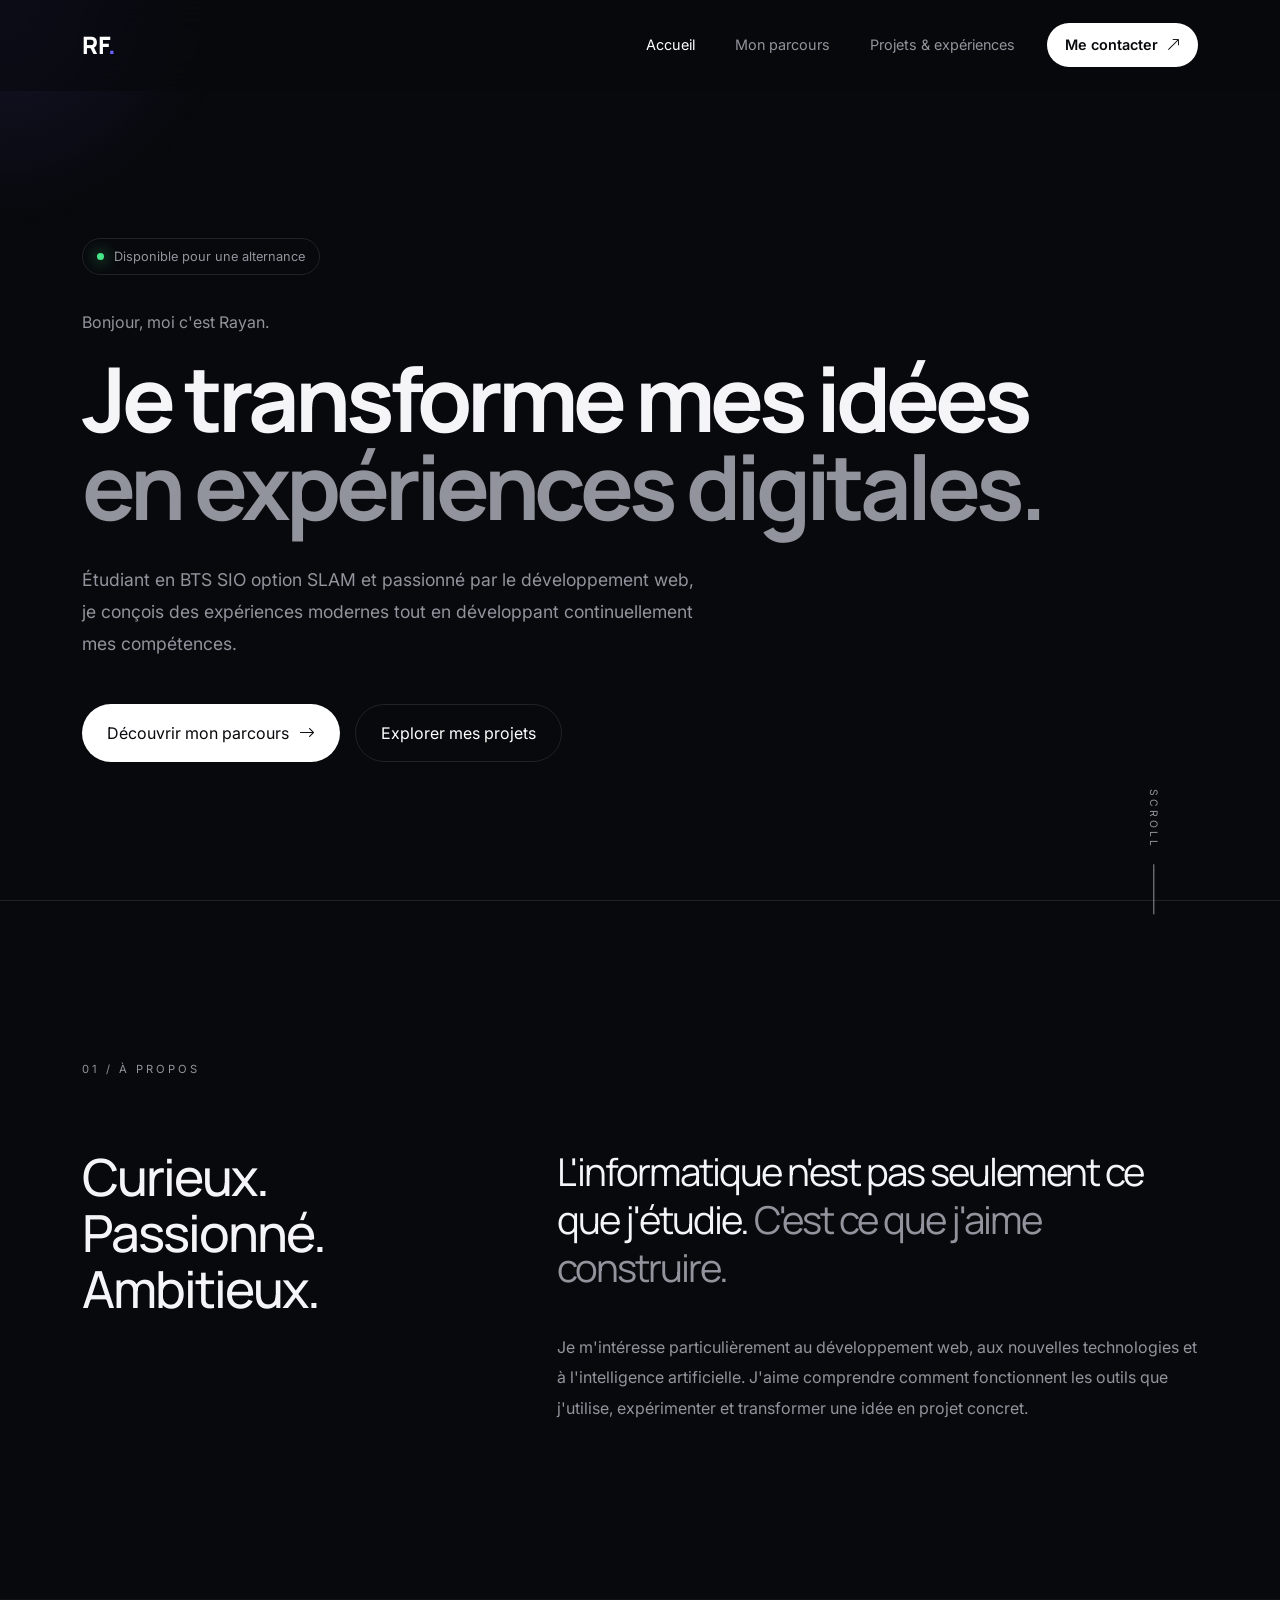
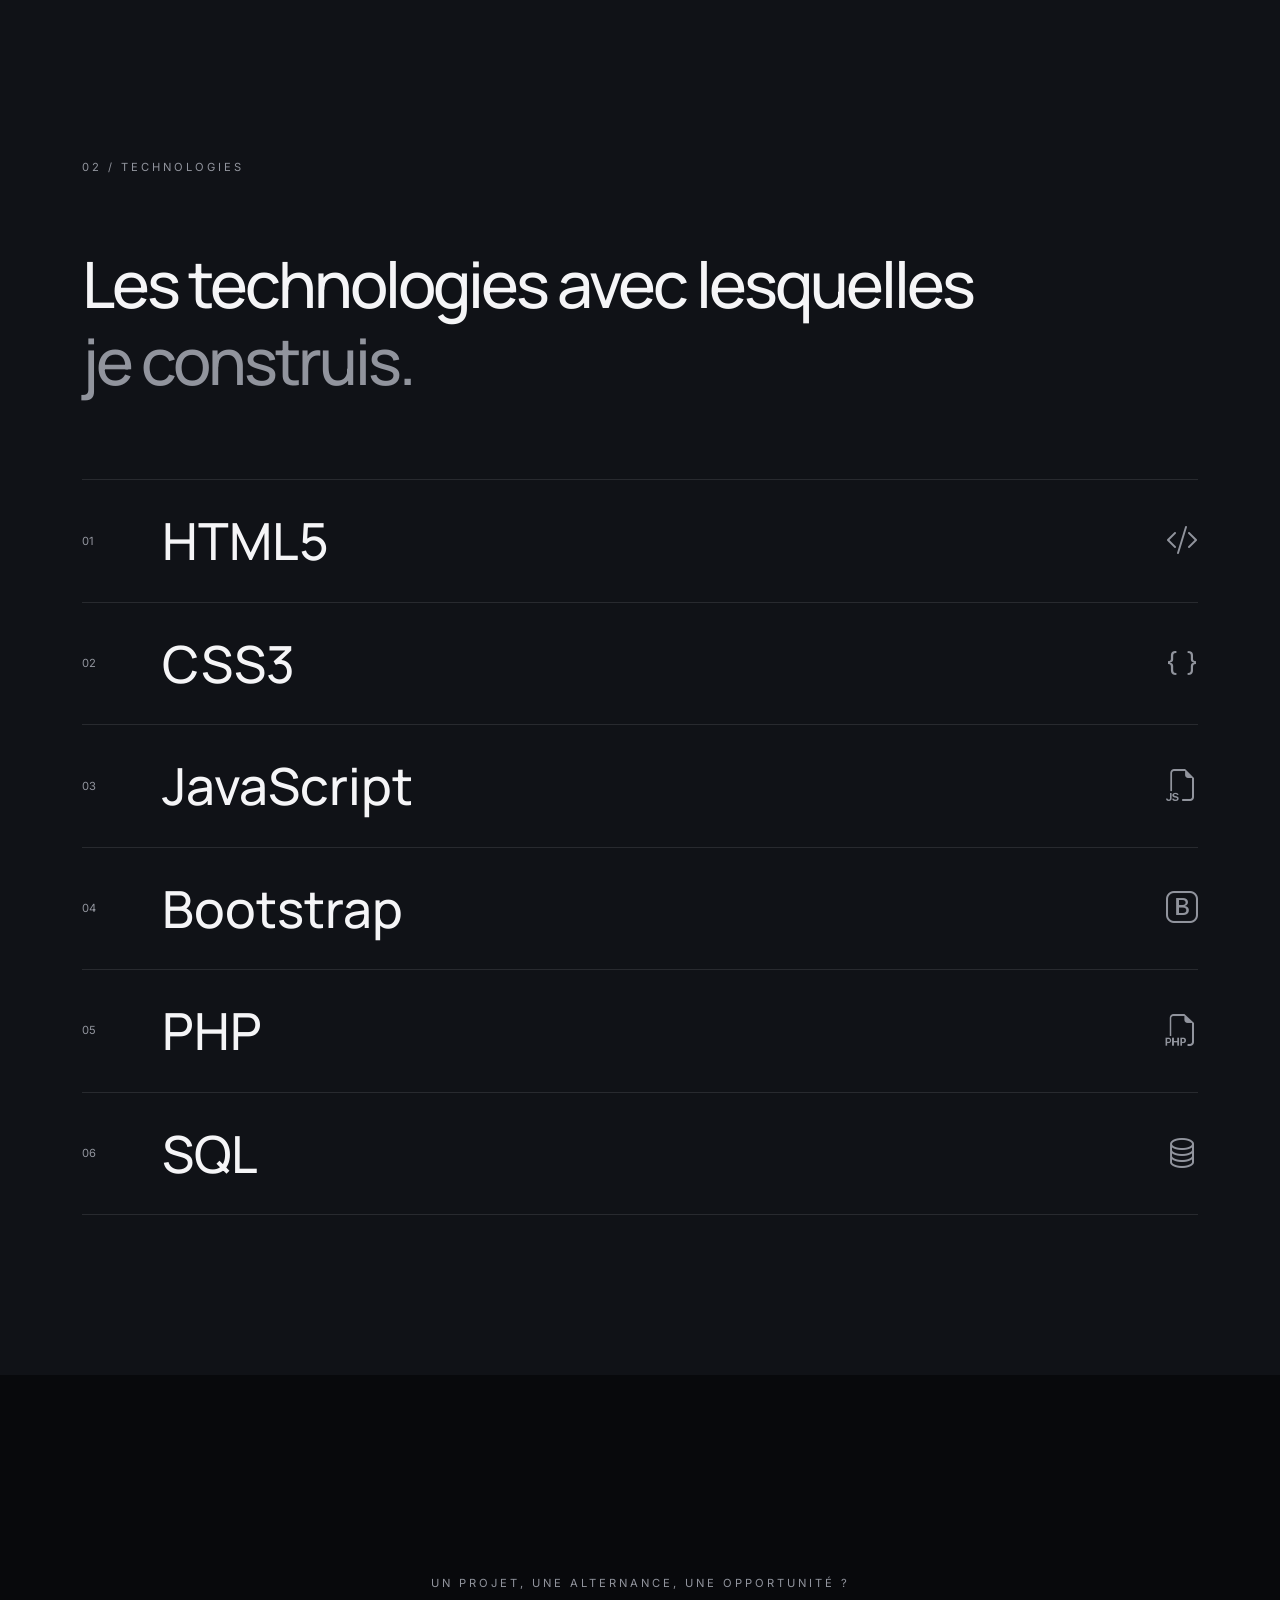
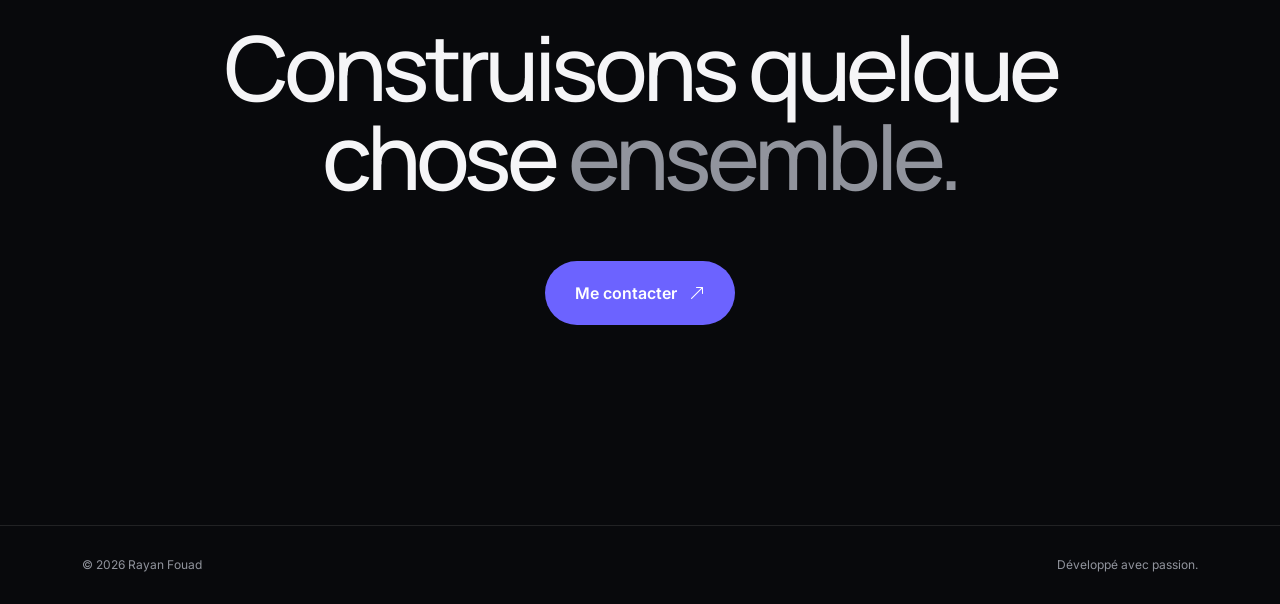
<file: index.html>
<!DOCTYPE html>
<html lang="fr">

<head>
    <meta charset="UTF-8">
    <meta name="viewport" content="width=device-width, initial-scale=1.0">

    <title>Rayan Fouad — Développeur</title>

    <meta
        name="description"
        content="Portfolio de Rayan Fouad, étudiant en BTS SIO SLAM et passionné par le développement web."
    >

    <!-- Bootstrap -->
    <link
        href="https://cdn.jsdelivr.net/npm/bootstrap@5.3.8/dist/css/bootstrap.min.css"
        rel="stylesheet"
    >

    <!-- Bootstrap Icons -->
    <link
        rel="stylesheet"
        href="https://cdn.jsdelivr.net/npm/bootstrap-icons@1.13.1/font/bootstrap-icons.min.css"
    >

    <!-- CSS personnel -->
    <link rel="stylesheet" href="style.css">

    <link
    rel="icon"
    type="image/png"
    href="assets/images/favicon.png"
>
</head>

<body>

    <!-- Effet lumineux contrôlé en JavaScript -->
    <div class="mouse-light"></div>

    <!-- ================= NAVBAR ================= -->

    <nav class="navbar navbar-expand-lg fixed-top custom-navbar">
        <div class="container">

            <a class="navbar-brand logo" href="index.html">
                RF<span>.</span>
            </a>

            <button
                class="navbar-toggler"
                type="button"
                data-bs-toggle="collapse"
                data-bs-target="#navbarMenu"
            >
                <span class="navbar-toggler-icon"></span>
            </button>

            <div
                class="collapse navbar-collapse justify-content-end"
                id="navbarMenu"
            >

                <ul class="navbar-nav align-items-lg-center gap-lg-4">

                    <li class="nav-item">
                        <a class="nav-link active" href="index.html">
                            Accueil
                        </a>
                    </li>

                    <li class="nav-item">
                        <a class="nav-link" href="parcours.html">
                            Mon parcours
                        </a>
                    </li>

                    <li class="nav-item">
                        <a class="nav-link" href="projets.html">
                            Projets & expériences
                        </a>
                    </li>

                    <li class="nav-item">
                        <a class="btn-contact" href="contact.html">
                            Me contacter
                            <i class="bi bi-arrow-up-right"></i>
                        </a>
                    </li>

                </ul>

            </div>
        </div>
    </nav>


    <!-- ================= HERO ================= -->

    <main>

        <section class="hero">

            <div class="container">

                <div class="hero-content">

                    <div class="status reveal">
                        <span class="status-dot"></span>
                        Disponible pour une alternance
                    </div>

                    <p class="hero-intro reveal">
                        Bonjour, moi c'est Rayan.
                    </p>

                    <h1 class="reveal">
                        Je transforme mes idées
                        <span>en expériences digitales.</span>
                    </h1>

                    <p class="hero-description reveal">
                        Étudiant en BTS SIO option SLAM et passionné
                        par le développement web, je conçois des
                        expériences modernes tout en développant
                        continuellement mes compétences.
                    </p>

                    <div class="hero-buttons reveal">

                        <a href="parcours.html" class="primary-button">
                            Découvrir mon parcours
                            <i class="bi bi-arrow-right"></i>
                        </a>

                        <a href="projets.html" class="secondary-button">
                            Explorer mes projets
                        </a>

                    </div>

                </div>

                <div class="scroll-indicator">
                    <span>SCROLL</span>
                    <div class="scroll-line"></div>
                </div>

            </div>

        </section>


        <!-- ================= INTRO ================= -->

        <section class="about-section">

            <div class="container">

                <div class="section-number reveal">
                    01 / À PROPOS
                </div>

                <div class="row">

                    <div class="col-lg-4">
                        <h2 class="section-title reveal">
                            Curieux.<br>
                            Passionné.<br>
                            Ambitieux.
                        </h2>
                    </div>

                    <div class="col-lg-7 offset-lg-1">

                        <p class="big-text reveal">
                            L'informatique n'est pas seulement
                            ce que j'étudie.
                            <span>C'est ce que j'aime construire.</span>
                        </p>

                        <p class="about-text reveal">
                            Je m'intéresse particulièrement au développement
                            web, aux nouvelles technologies et à
                            l'intelligence artificielle. J'aime comprendre
                            comment fonctionnent les outils que j'utilise,
                            expérimenter et transformer une idée en projet
                            concret.
                        </p>

                    </div>

                </div>

            </div>

        </section>


        <!-- ================= COMPÉTENCES ================= -->

        <section class="skills-section">

            <div class="container">

                <div class="section-number reveal">
                    02 / TECHNOLOGIES
                </div>

                <h2 class="section-heading reveal">
                    Les technologies avec lesquelles
                    <span>je construis.</span>
                </h2>

                <div class="skills-list">

                    <div class="skill reveal">
                        <span>01</span>
                        <h3>HTML5</h3>
                        <i class="bi bi-code-slash"></i>
                    </div>

                    <div class="skill reveal">
                        <span>02</span>
                        <h3>CSS3</h3>
                        <i class="bi bi-braces"></i>
                    </div>

                    <div class="skill reveal">
                        <span>03</span>
                        <h3>JavaScript</h3>
                        <i class="bi bi-filetype-js"></i>
                    </div>

                    <div class="skill reveal">
                        <span>04</span>
                        <h3>Bootstrap</h3>
                        <i class="bi bi-bootstrap"></i>
                    </div>

                    <div class="skill reveal">
                        <span>05</span>
                        <h3>PHP</h3>
                        <i class="bi bi-filetype-php"></i>
                    </div>

                    <div class="skill reveal">
                        <span>06</span>
                        <h3>SQL</h3>
                        <i class="bi bi-database"></i>
                    </div>

                </div>

            </div>

        </section>


        <!-- ================= CTA ================= -->

        <section class="final-cta">

            <div class="container text-center">

                <p class="reveal">
                    UN PROJET, UNE ALTERNANCE, UNE OPPORTUNITÉ ?
                </p>

                <h2 class="reveal">
                    Construisons quelque chose
                    <span>ensemble.</span>
                </h2>

                <a href="contact.html" class="huge-button reveal">
                    Me contacter
                    <i class="bi bi-arrow-up-right"></i>
                </a>

            </div>

        </section>

    </main>


    <!-- ================= FOOTER ================= -->

    <footer>

        <div class="container">

            <div class="footer-content">

                <span>© 2026 Rayan Fouad</span>

                <span>
                    Développé avec passion.
                </span>

            </div>

        </div>

    </footer>


    <!-- Bootstrap JS -->
    <script
        src="https://cdn.jsdelivr.net/npm/bootstrap@5.3.8/dist/js/bootstrap.bundle.min.js">
    </script>

    <!-- JavaScript personnel -->
    <script src="script.js"></script>

</body>
</html>
</file>
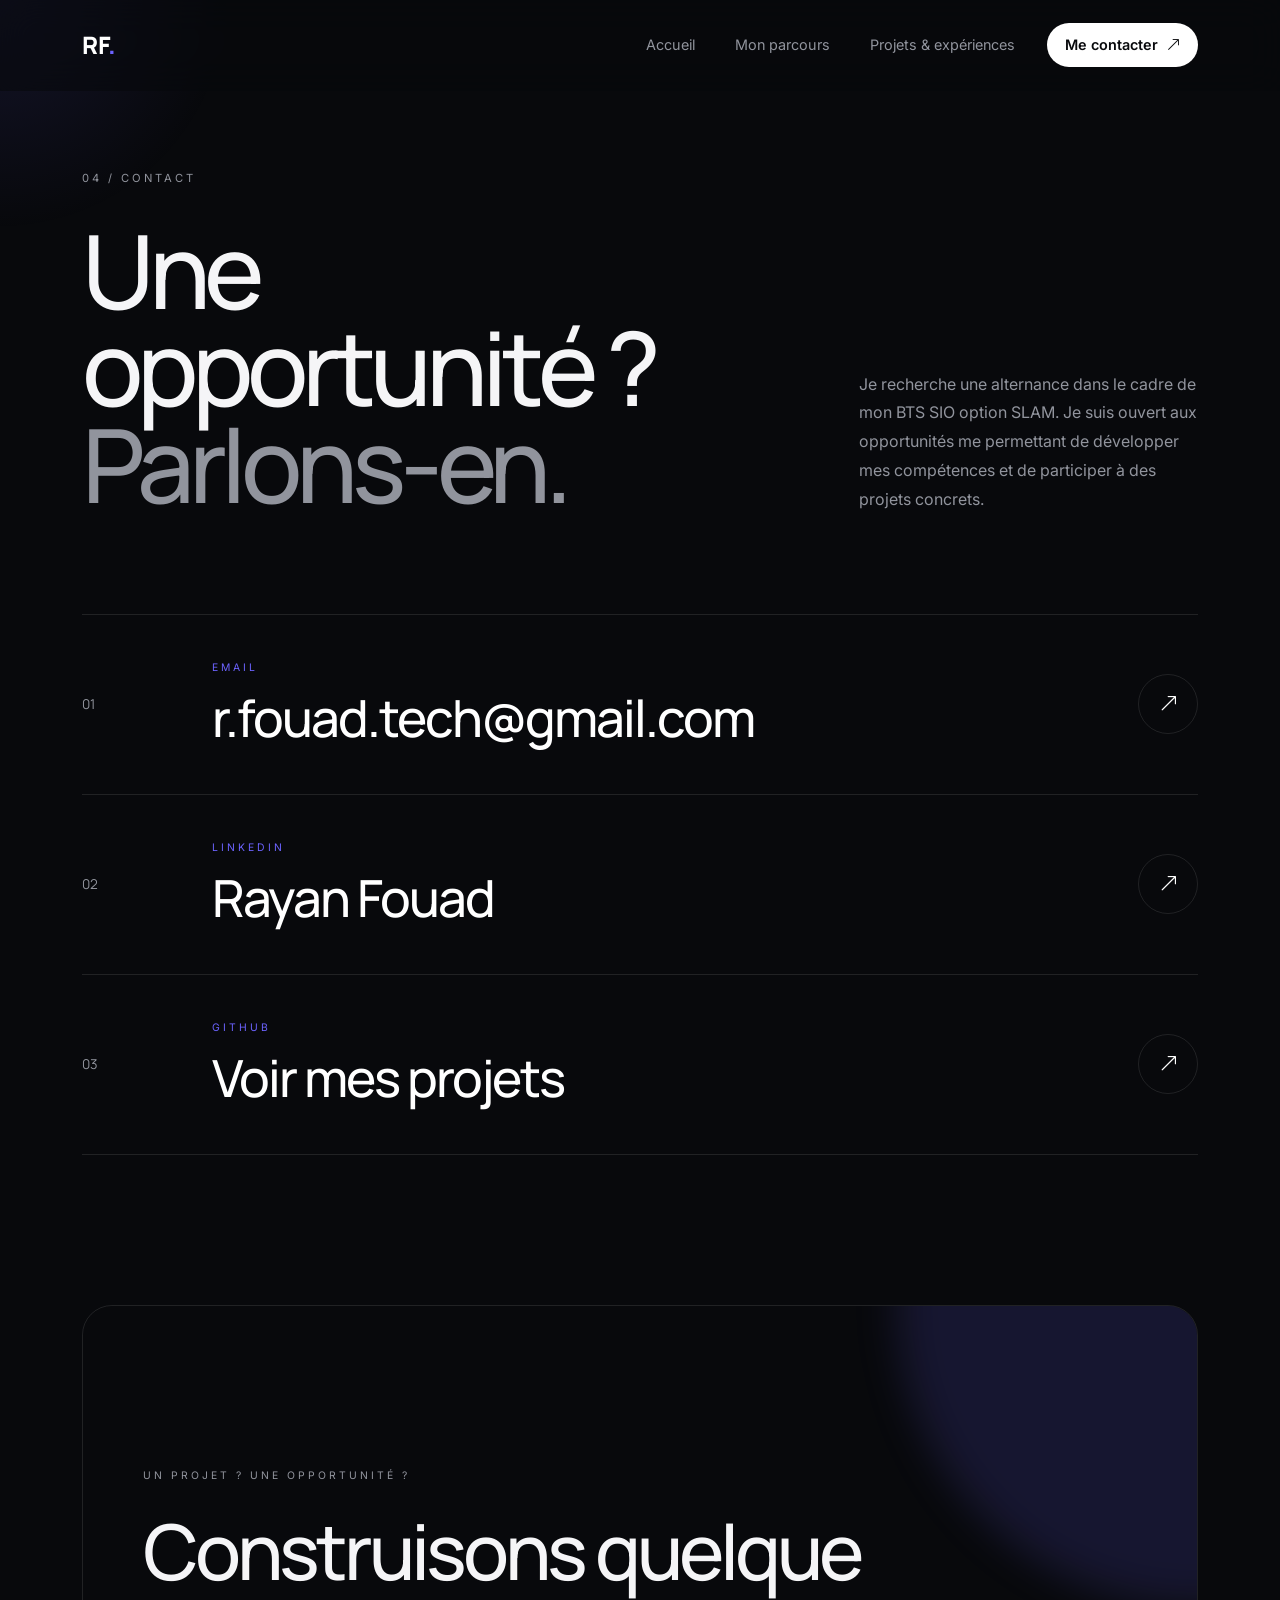
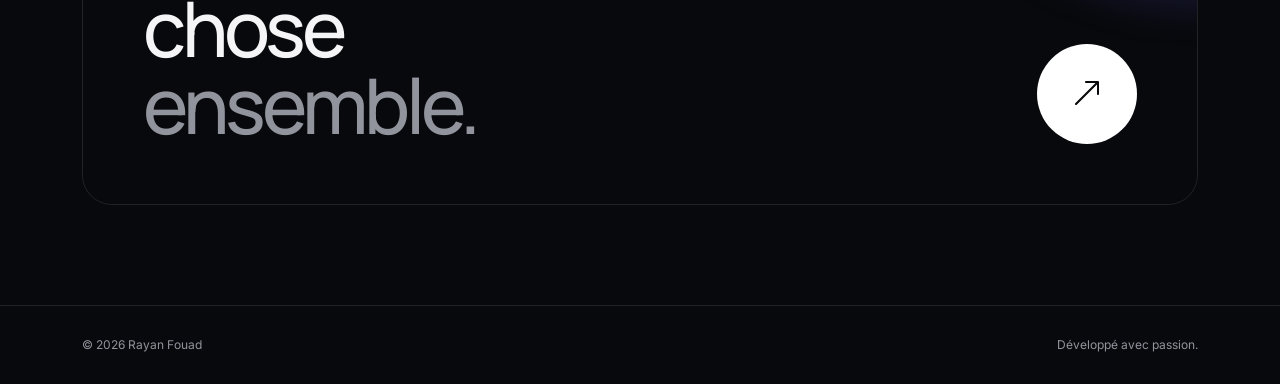
<file: contact.html>
<!DOCTYPE html>
<html lang="fr">

<head>

    <meta charset="UTF-8">

    <meta
        name="viewport"
        content="width=device-width, initial-scale=1.0"
    >

    <title>Contact — Rayan Fouad</title>

    <meta
        name="description"
        content="Contactez Rayan Fouad, étudiant en BTS SIO SLAM à la recherche d'une alternance en développement informatique."
    >


    <!-- Bootstrap -->

    <link
        href="https://cdn.jsdelivr.net/npm/bootstrap@5.3.8/dist/css/bootstrap.min.css"
        rel="stylesheet"
    >


    <!-- Bootstrap Icons -->

    <link
        rel="stylesheet"
        href="https://cdn.jsdelivr.net/npm/bootstrap-icons@1.13.1/font/bootstrap-icons.min.css"
    >


    <!-- CSS personnel -->

    <link rel="stylesheet" href="style.css">

    <link
    rel="icon"
    type="image/png"
    href="assets/images/favicon.png"
>

</head>


<body>


    <!-- Halo lumineux -->

    <div class="mouse-light"></div>



    <!-- =====================================
         NAVBAR
    ====================================== -->

    <nav class="navbar navbar-expand-lg fixed-top custom-navbar">

        <div class="container">

            <a
                class="navbar-brand logo"
                href="index.html"
            >
                RF<span>.</span>
            </a>


            <button
                class="navbar-toggler"
                type="button"
                data-bs-toggle="collapse"
                data-bs-target="#navbarMenu"
            >

                <span class="navbar-toggler-icon"></span>

            </button>


            <div
                class="collapse navbar-collapse justify-content-end"
                id="navbarMenu"
            >

                <ul class="navbar-nav align-items-lg-center gap-lg-4">


                    <li class="nav-item">

                        <a
                            class="nav-link"
                            href="index.html"
                        >
                            Accueil
                        </a>

                    </li>


                    <li class="nav-item">

                        <a
                            class="nav-link"
                            href="parcours.html"
                        >
                            Mon parcours
                        </a>

                    </li>


                    <li class="nav-item">

                        <a
                            class="nav-link"
                            href="projets.html"
                        >
                            Projets & expériences
                        </a>

                    </li>


                    <li class="nav-item">

                        <a
                            class="btn-contact"
                            href="contact.html"
                        >

                            Me contacter

                            <i class="bi bi-arrow-up-right"></i>

                        </a>

                    </li>


                </ul>

            </div>

        </div>

    </nav>



    <main>


        <!-- =====================================
             CONTACT HERO
        ====================================== -->

        <section class="contact-page">

            <div class="container">


                <!-- Numéro de page -->

                <div class="page-label reveal">
                    04 / CONTACT
                </div>



                <!-- Titre -->

                <div class="contact-heading">

                    <h1 class="reveal">

                        Une opportunité ?

                        <span>
                            Parlons-en.
                        </span>

                    </h1>


                    <p class="reveal">

                        Je recherche une alternance dans le cadre
                        de mon BTS SIO option SLAM. Je suis ouvert
                        aux opportunités me permettant de développer
                        mes compétences et de participer à des projets
                        concrets.

                    </p>

                </div>



                <!-- =================================
                     LIENS DE CONTACT
                ================================== -->

                <div class="contact-links">


                    <!-- EMAIL -->

                    <a
                        href="mailto:r.fouad.tech@gmail.com"
                        class="contact-row reveal"
                    >

                        <div class="contact-number">
                            01
                        </div>


                        <div class="contact-info">

                            <span>
                                EMAIL
                            </span>

                            <h2>
                                r.fouad.tech@gmail.com
                            </h2>

                        </div>


                        <div class="contact-arrow">

                            <i class="bi bi-arrow-up-right"></i>

                        </div>

                    </a>



                    <!-- LINKEDIN -->

                    <a
                        href="https://www.linkedin.com/in/rayan-fouad-134259424/"
                        class="contact-row reveal"
                        target="_blank"
                        rel="noopener noreferrer"
                    >

                        <div class="contact-number">
                            02
                        </div>


                        <div class="contact-info">

                            <span>
                                LINKEDIN
                            </span>

                            <h2>
                                Rayan Fouad
                            </h2>

                        </div>


                        <div class="contact-arrow">

                            <i class="bi bi-arrow-up-right"></i>

                        </div>

                    </a>



                    <!-- GITHUB -->

                    <a
                        href="https://github.com/RayanFdlbh"
                        class="contact-row reveal"
                        target="_blank"
                        rel="noopener noreferrer"
                    >

                        <div class="contact-number">
                            03
                        </div>


                        <div class="contact-info">

                            <span>
                                GITHUB
                            </span>

                            <h2>
                                Voir mes projets
                            </h2>

                        </div>


                        <div class="contact-arrow">

                            <i class="bi bi-arrow-up-right"></i>

                        </div>

                    </a>


                </div>



                <!-- =================================
                     CTA EMAIL
                ================================== -->

                <div class="contact-bottom reveal">


                    <div>

                        <span class="contact-bottom-label">
                            UN PROJET ? UNE OPPORTUNITÉ ?
                        </span>


                        <h2>

                            Construisons quelque chose

                            <span>
                                ensemble.
                            </span>

                        </h2>

                    </div>



                    <a
                        href="mailto:r.fouad.tech@gmail.com"
                        class="contact-big-button"
                    >

                        <i class="bi bi-arrow-up-right"></i>

                    </a>


                </div>


            </div>

        </section>


    </main>



    <!-- =====================================
         FOOTER
    ====================================== -->

    <footer>

        <div class="container">

            <div class="footer-content">

                <span>
                    © 2026 Rayan Fouad
                </span>

                <span>
                    Développé avec passion.
                </span>

            </div>

        </div>

    </footer>



    <!-- Bootstrap -->

    <script
        src="https://cdn.jsdelivr.net/npm/bootstrap@5.3.8/dist/js/bootstrap.bundle.min.js"
    ></script>


    <!-- JavaScript personnel -->

    <script src="script.js"></script>


</body>

</html>
</file>
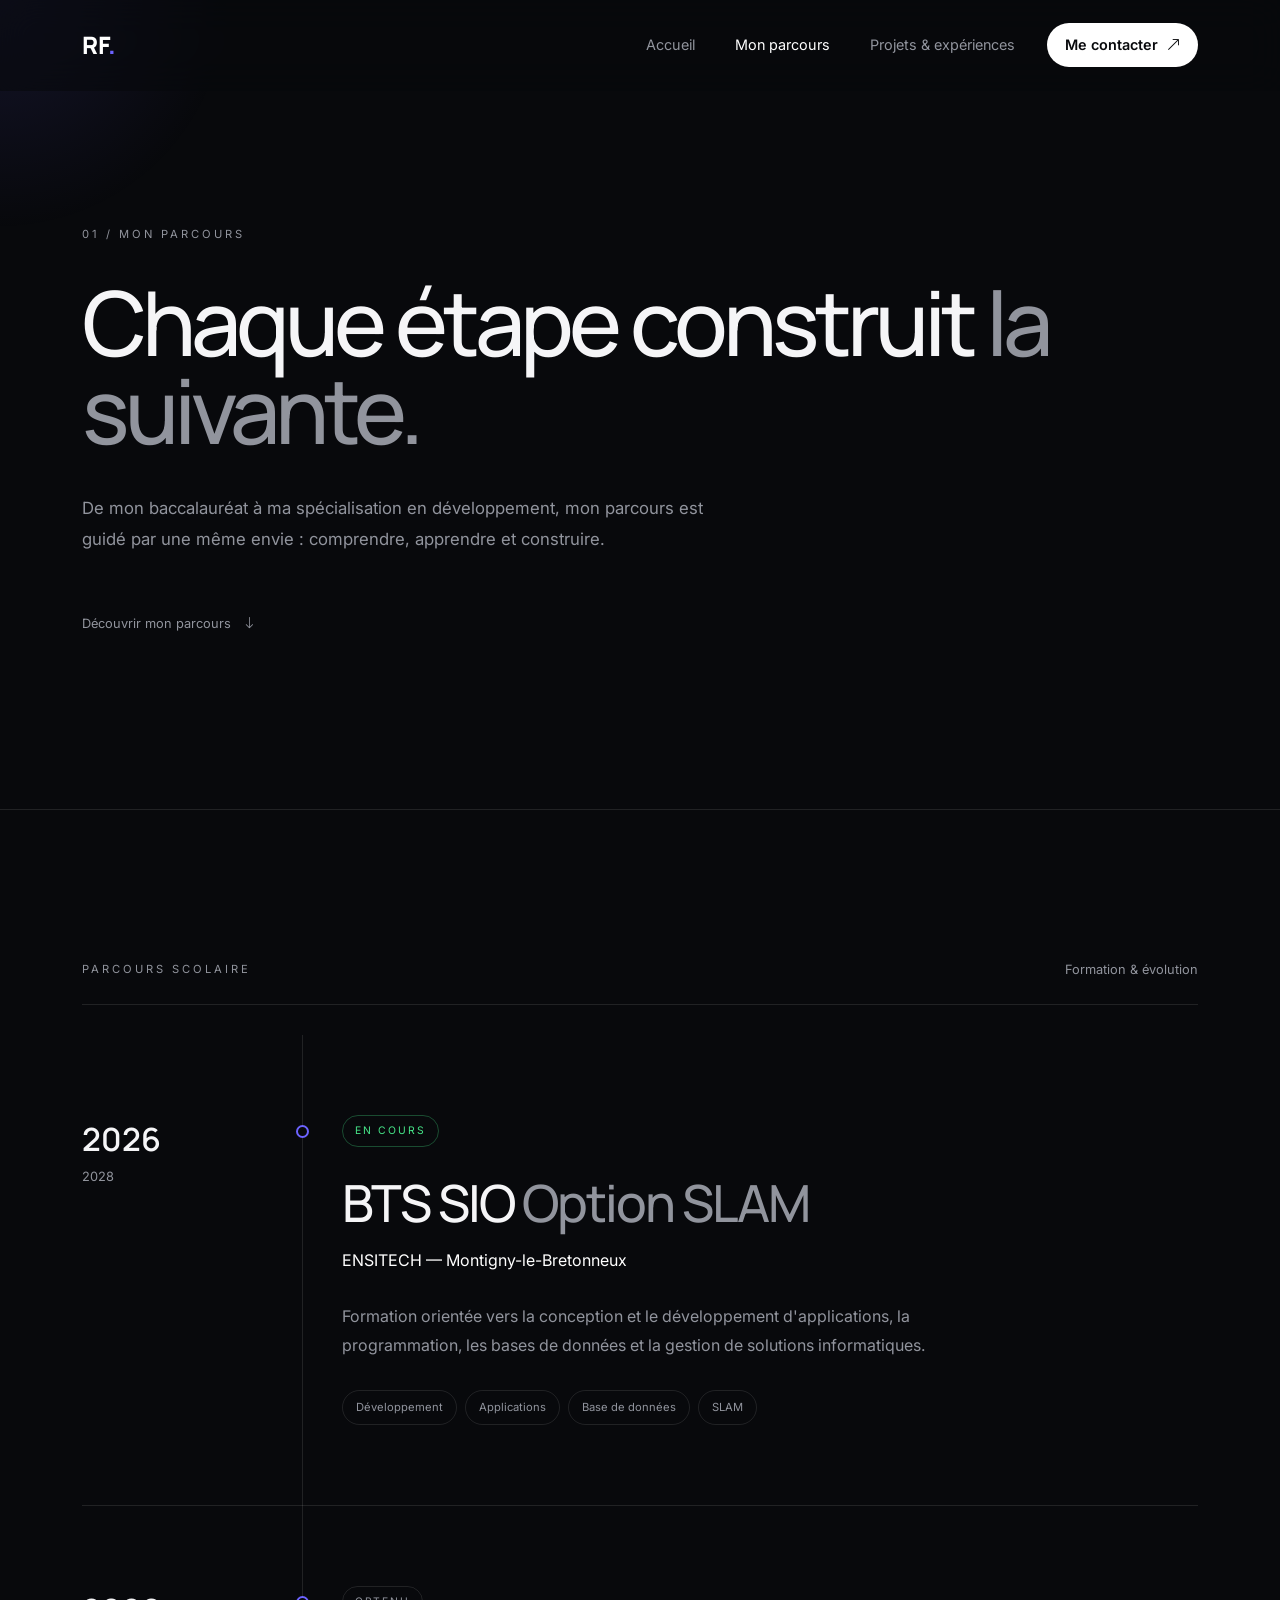
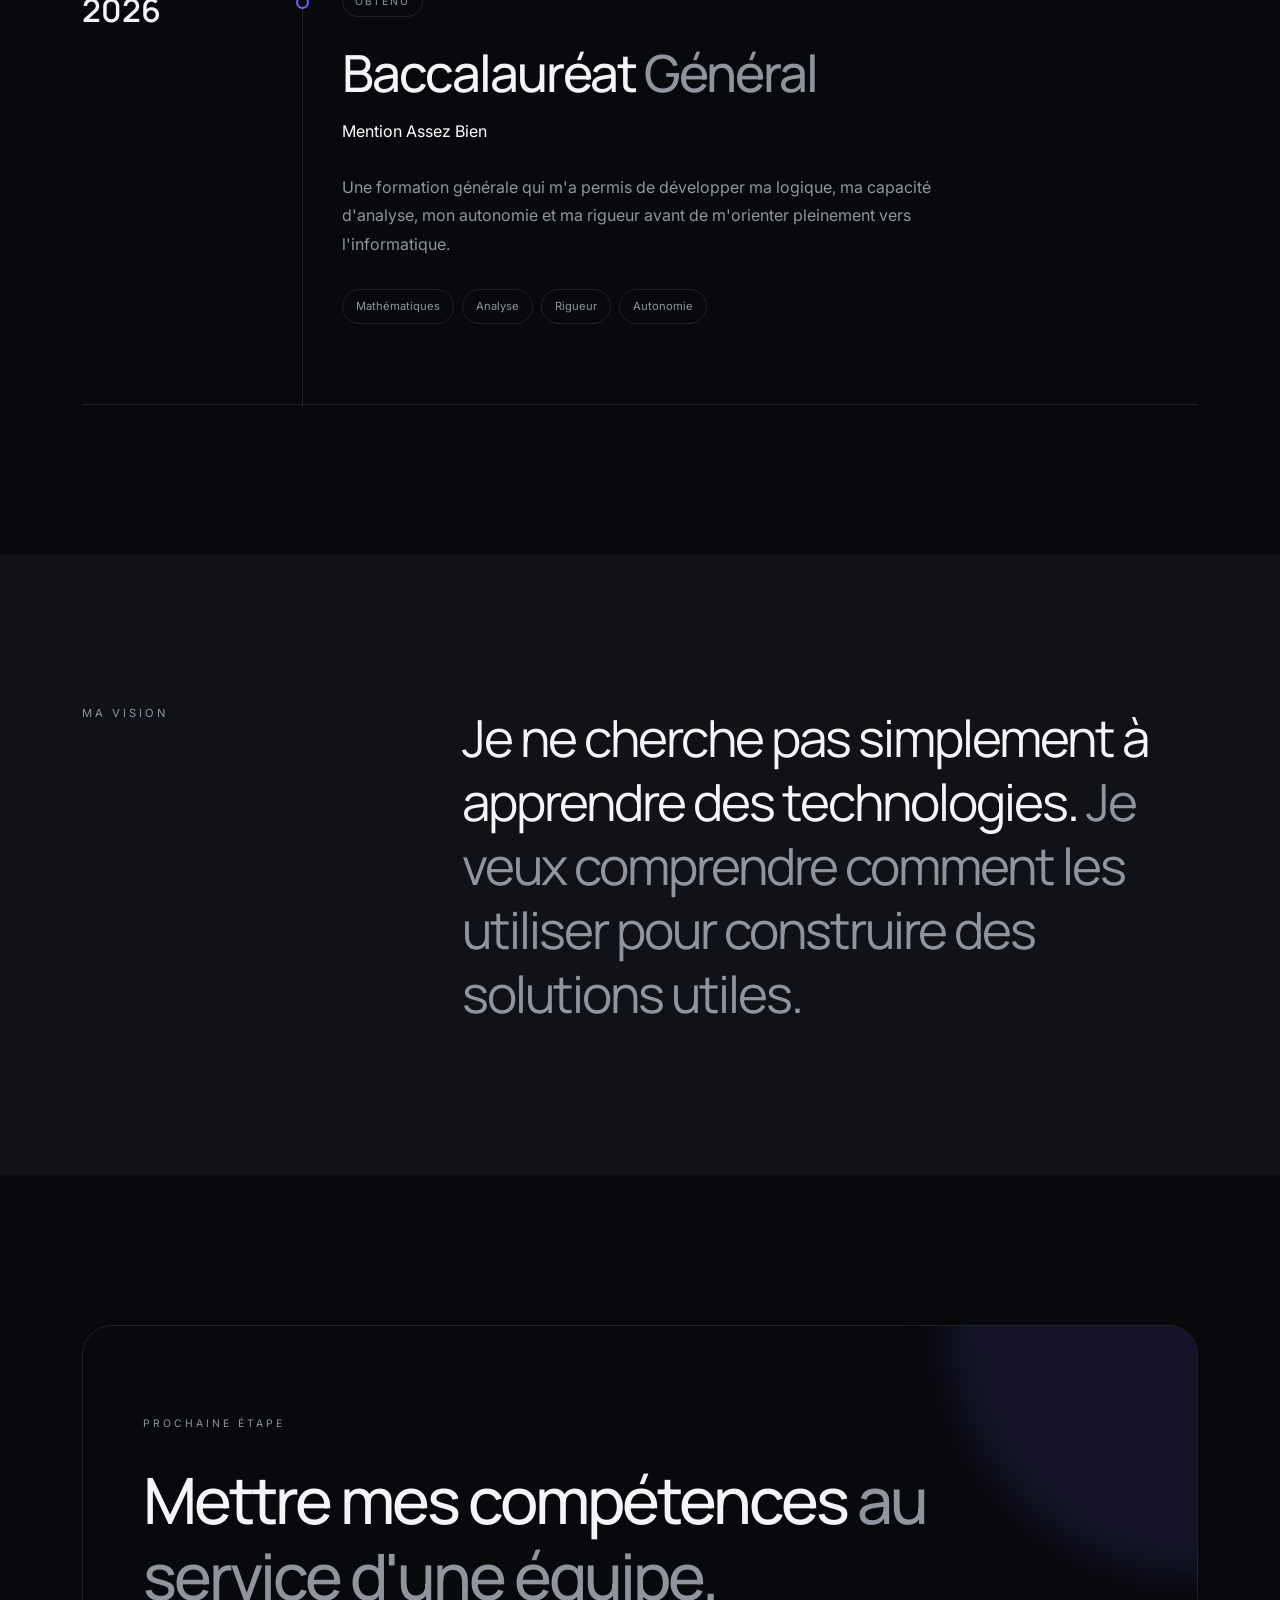
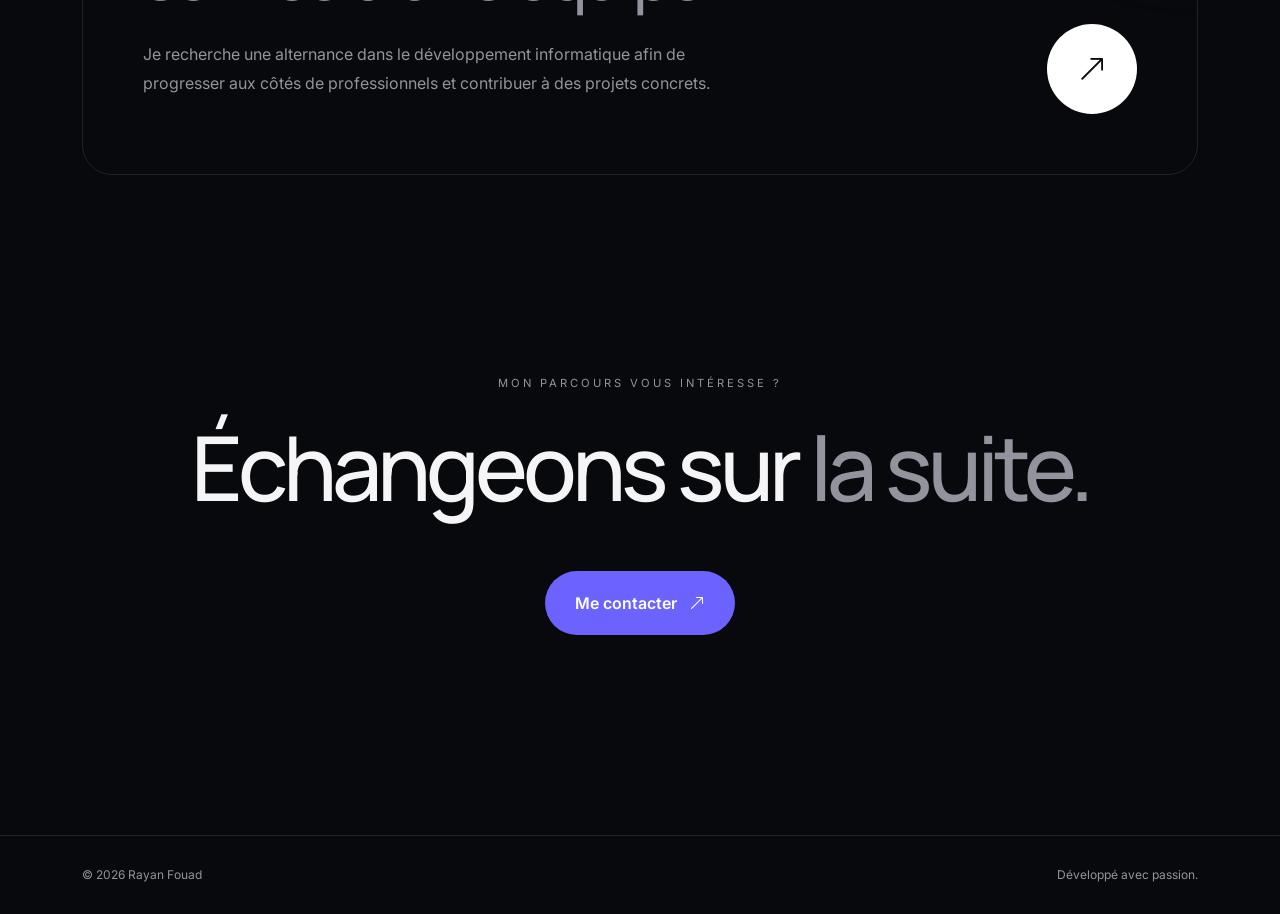
<file: parcours.html>
<!DOCTYPE html>
<html lang="fr">

<head>
    <meta charset="UTF-8">
    <meta name="viewport" content="width=device-width, initial-scale=1.0">

    <title>Mon parcours — Rayan Fouad</title>

    <meta
        name="description"
        content="Découvrez le parcours scolaire et professionnel de Rayan Fouad, étudiant en BTS SIO option SLAM."
    >

    <!-- Bootstrap -->
    <link
        href="https://cdn.jsdelivr.net/npm/bootstrap@5.3.8/dist/css/bootstrap.min.css"
        rel="stylesheet"
    >

    <!-- Bootstrap Icons -->
    <link
        rel="stylesheet"
        href="https://cdn.jsdelivr.net/npm/bootstrap-icons@1.13.1/font/bootstrap-icons.min.css"
    >

    <!-- CSS -->
    <link rel="stylesheet" href="style.css">

    <link
    rel="icon"
    type="image/png"
    href="assets/images/favicon.png"
>
</head>

<body>

    <!-- Halo lumineux -->
    <div class="mouse-light"></div>


    <!-- ================= NAVBAR ================= -->

    <nav class="navbar navbar-expand-lg fixed-top custom-navbar">

        <div class="container">

            <a class="navbar-brand logo" href="index.html">
                RF<span>.</span>
            </a>

            <button
                class="navbar-toggler"
                type="button"
                data-bs-toggle="collapse"
                data-bs-target="#navbarMenu"
            >
                <span class="navbar-toggler-icon"></span>
            </button>

            <div
                class="collapse navbar-collapse justify-content-end"
                id="navbarMenu"
            >

                <ul class="navbar-nav align-items-lg-center gap-lg-4">

                    <li class="nav-item">
                        <a class="nav-link" href="index.html">
                            Accueil
                        </a>
                    </li>

                    <li class="nav-item">
                        <a class="nav-link active" href="parcours.html">
                            Mon parcours
                        </a>
                    </li>

                    <li class="nav-item">
                        <a class="nav-link" href="projets.html">
                            Projets & expériences
                        </a>
                    </li>

                    <li class="nav-item">
                        <a class="btn-contact" href="contact.html">
                            Me contacter
                            <i class="bi bi-arrow-up-right"></i>
                        </a>
                    </li>

                </ul>

            </div>

        </div>

    </nav>


    <main>

        <!-- ================= INTRO ================= -->

        <section class="page-hero">

            <div class="container">

                <div class="page-label reveal">
                    01 / MON PARCOURS
                </div>

                <h1 class="page-title reveal">
                    Chaque étape construit
                    <span>la suivante.</span>
                </h1>

                <p class="page-description reveal">
                    De mon baccalauréat à ma spécialisation en développement,
                    mon parcours est guidé par une même envie :
                    comprendre, apprendre et construire.
                </p>

                <div class="page-scroll reveal">
                    <span>Découvrir mon parcours</span>
                    <i class="bi bi-arrow-down"></i>
                </div>

            </div>

        </section>


        <!-- ================= TIMELINE ================= -->

        <section class="journey-section">

            <div class="container">

                <div class="journey-header reveal">

                    <span>PARCOURS SCOLAIRE</span>

                    <p>
                        Formation & évolution
                    </p>

                </div>


                <div class="timeline">


                    <!-- BTS -->

                    <article class="timeline-item reveal">

                        <div class="timeline-date">
                            <span>2026</span>
                            <small>2028</small>
                        </div>

                        <div class="timeline-marker"></div>

                        <div class="timeline-content">

                            <span class="timeline-status">
                                EN COURS
                            </span>

                            <h2>
                                BTS SIO
                                <span>Option SLAM</span>
                            </h2>

                            <p class="timeline-school">
                                ENSITECH — Montigny-le-Bretonneux
                            </p>

                            <p class="timeline-description">
                                Formation orientée vers la conception et le
                                développement d'applications, la programmation,
                                les bases de données et la gestion de solutions
                                informatiques.
                            </p>

                            <div class="timeline-tags">
                                <span>Développement</span>
                                <span>Applications</span>
                                <span>Base de données</span>
                                <span>SLAM</span>
                            </div>

                        </div>

                    </article>


                    <!-- BAC -->

                    <article class="timeline-item reveal">

                        <div class="timeline-date">
                            <span>2026</span>
                        </div>

                        <div class="timeline-marker"></div>

                        <div class="timeline-content">

                            <span class="timeline-status completed">
                                OBTENU
                            </span>

                            <h2>
                                Baccalauréat
                                <span>Général</span>
                            </h2>

                            <p class="timeline-school">
                                Mention Assez Bien
                            </p>

                            <p class="timeline-description">
                                Une formation générale qui m'a permis de
                                développer ma logique, ma capacité d'analyse,
                                mon autonomie et ma rigueur avant de
                                m'orienter pleinement vers l'informatique.
                            </p>

                            <div class="timeline-tags">
                                <span>Mathématiques</span>
                                <span>Analyse</span>
                                <span>Rigueur</span>
                                <span>Autonomie</span>
                            </div>

                        </div>

                    </article>


                </div>

            </div>

        </section>


        <!-- ================= PHILOSOPHIE ================= -->

        <section class="journey-philosophy">

            <div class="container">

                <div class="row align-items-start">

                    <div class="col-lg-4">

                        <div class="section-number reveal">
                            MA VISION
                        </div>

                    </div>

                    <div class="col-lg-8">

                        <p class="journey-quote reveal">
                            Je ne cherche pas simplement à apprendre
                            des technologies.
                            <span>
                                Je veux comprendre comment les utiliser
                                pour construire des solutions utiles.
                            </span>
                        </p>

                    </div>

                </div>

            </div>

        </section>


        <!-- ================= NEXT STEP ================= -->

        <section class="next-step">

            <div class="container">

                <div class="next-step-card reveal">

                    <div>

                        <span class="next-label">
                            PROCHAINE ÉTAPE
                        </span>

                        <h2>
                            Mettre mes compétences
                            <span>au service d'une équipe.</span>
                        </h2>

                        <p>
                            Je recherche une alternance dans le développement
                            informatique afin de progresser aux côtés de
                            professionnels et contribuer à des projets concrets.
                        </p>

                    </div>

                    <a href="contact.html" class="next-arrow">
                        <i class="bi bi-arrow-up-right"></i>
                    </a>

                </div>

            </div>

        </section>


        <!-- ================= CTA ================= -->

        <section class="final-cta">

            <div class="container text-center">

                <p class="reveal">
                    MON PARCOURS VOUS INTÉRESSE ?
                </p>

                <h2 class="reveal">
                    Échangeons sur
                    <span>la suite.</span>
                </h2>

                <a href="contact.html" class="huge-button reveal">
                    Me contacter
                    <i class="bi bi-arrow-up-right"></i>
                </a>

            </div>

        </section>

    </main>


    <!-- ================= FOOTER ================= -->

    <footer>

        <div class="container">

            <div class="footer-content">

                <span>
                    © 2026 Rayan Fouad
                </span>

                <span>
                    Développé avec passion.
                </span>

            </div>

        </div>

    </footer>


    <!-- Bootstrap -->
    <script
        src="https://cdn.jsdelivr.net/npm/bootstrap@5.3.8/dist/js/bootstrap.bundle.min.js">
    </script>

    <!-- JavaScript -->
    <script src="script.js"></script>

</body>
</html>
</file>
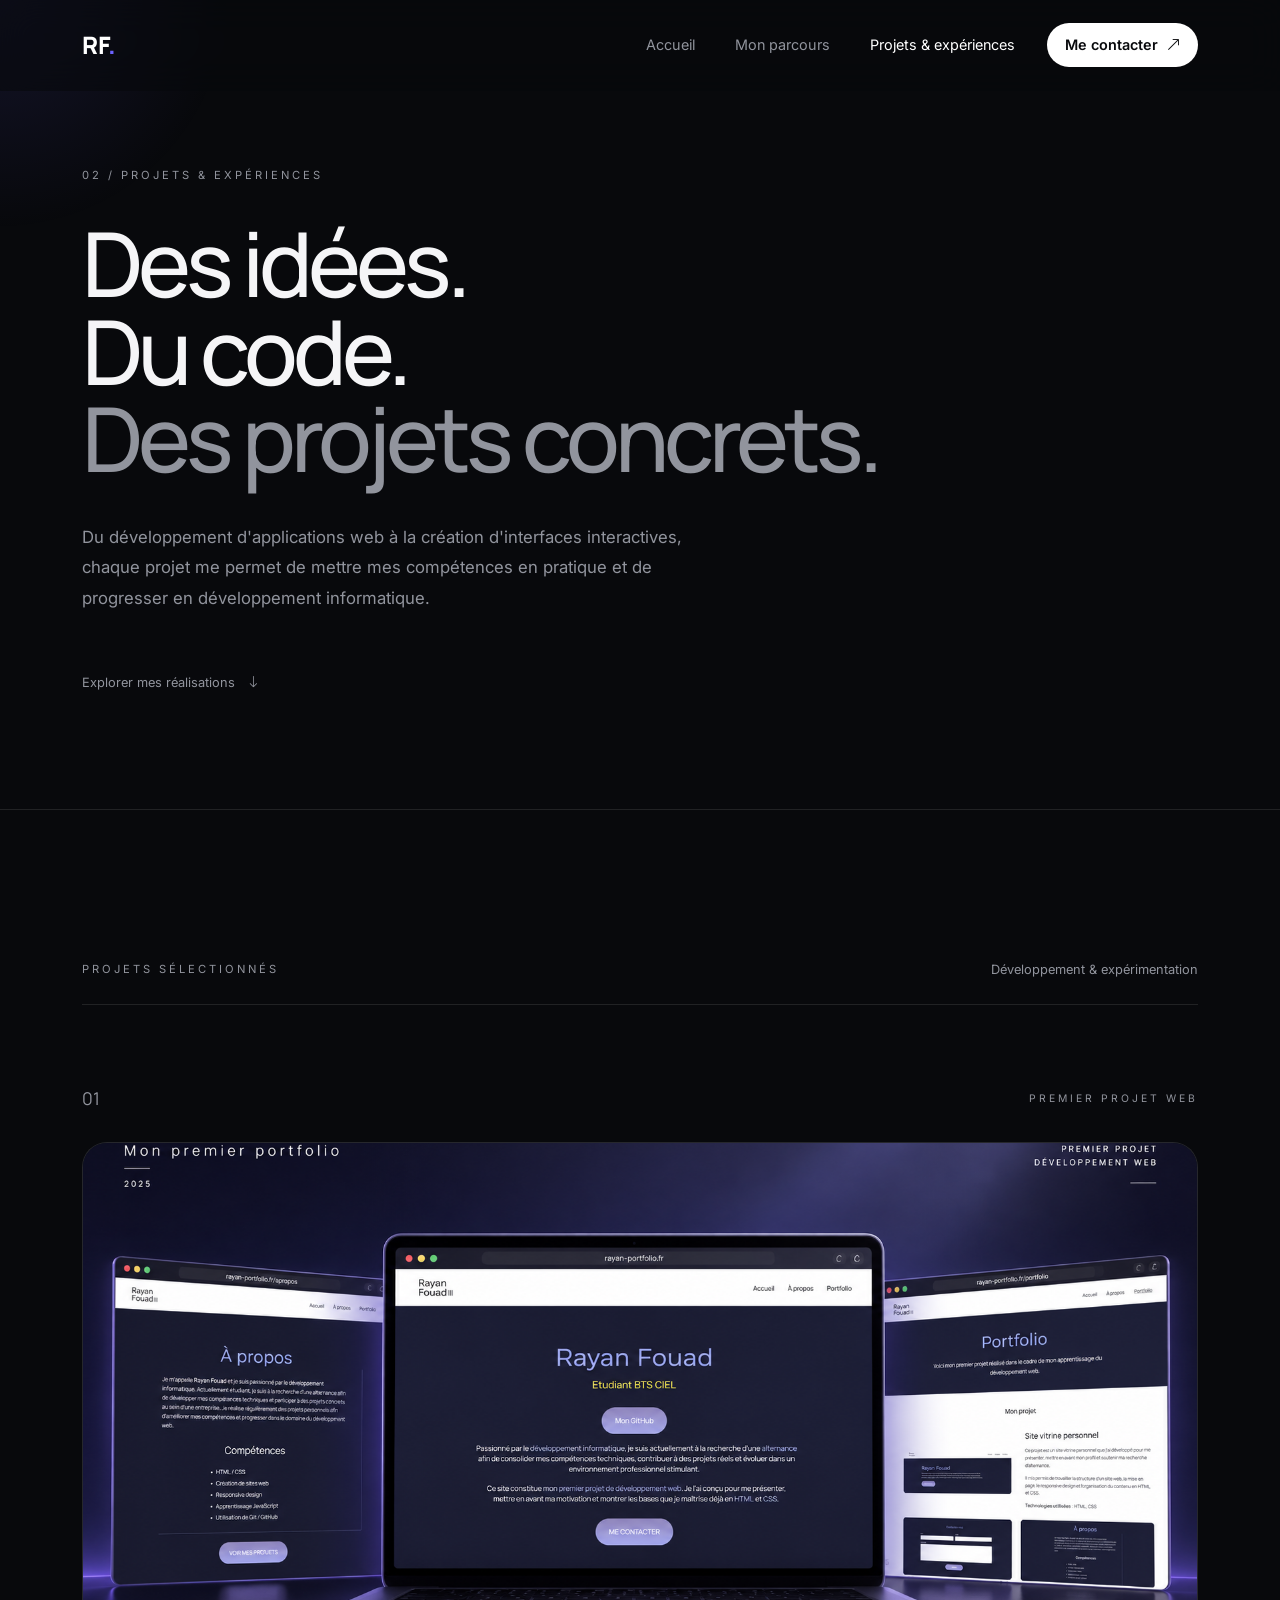
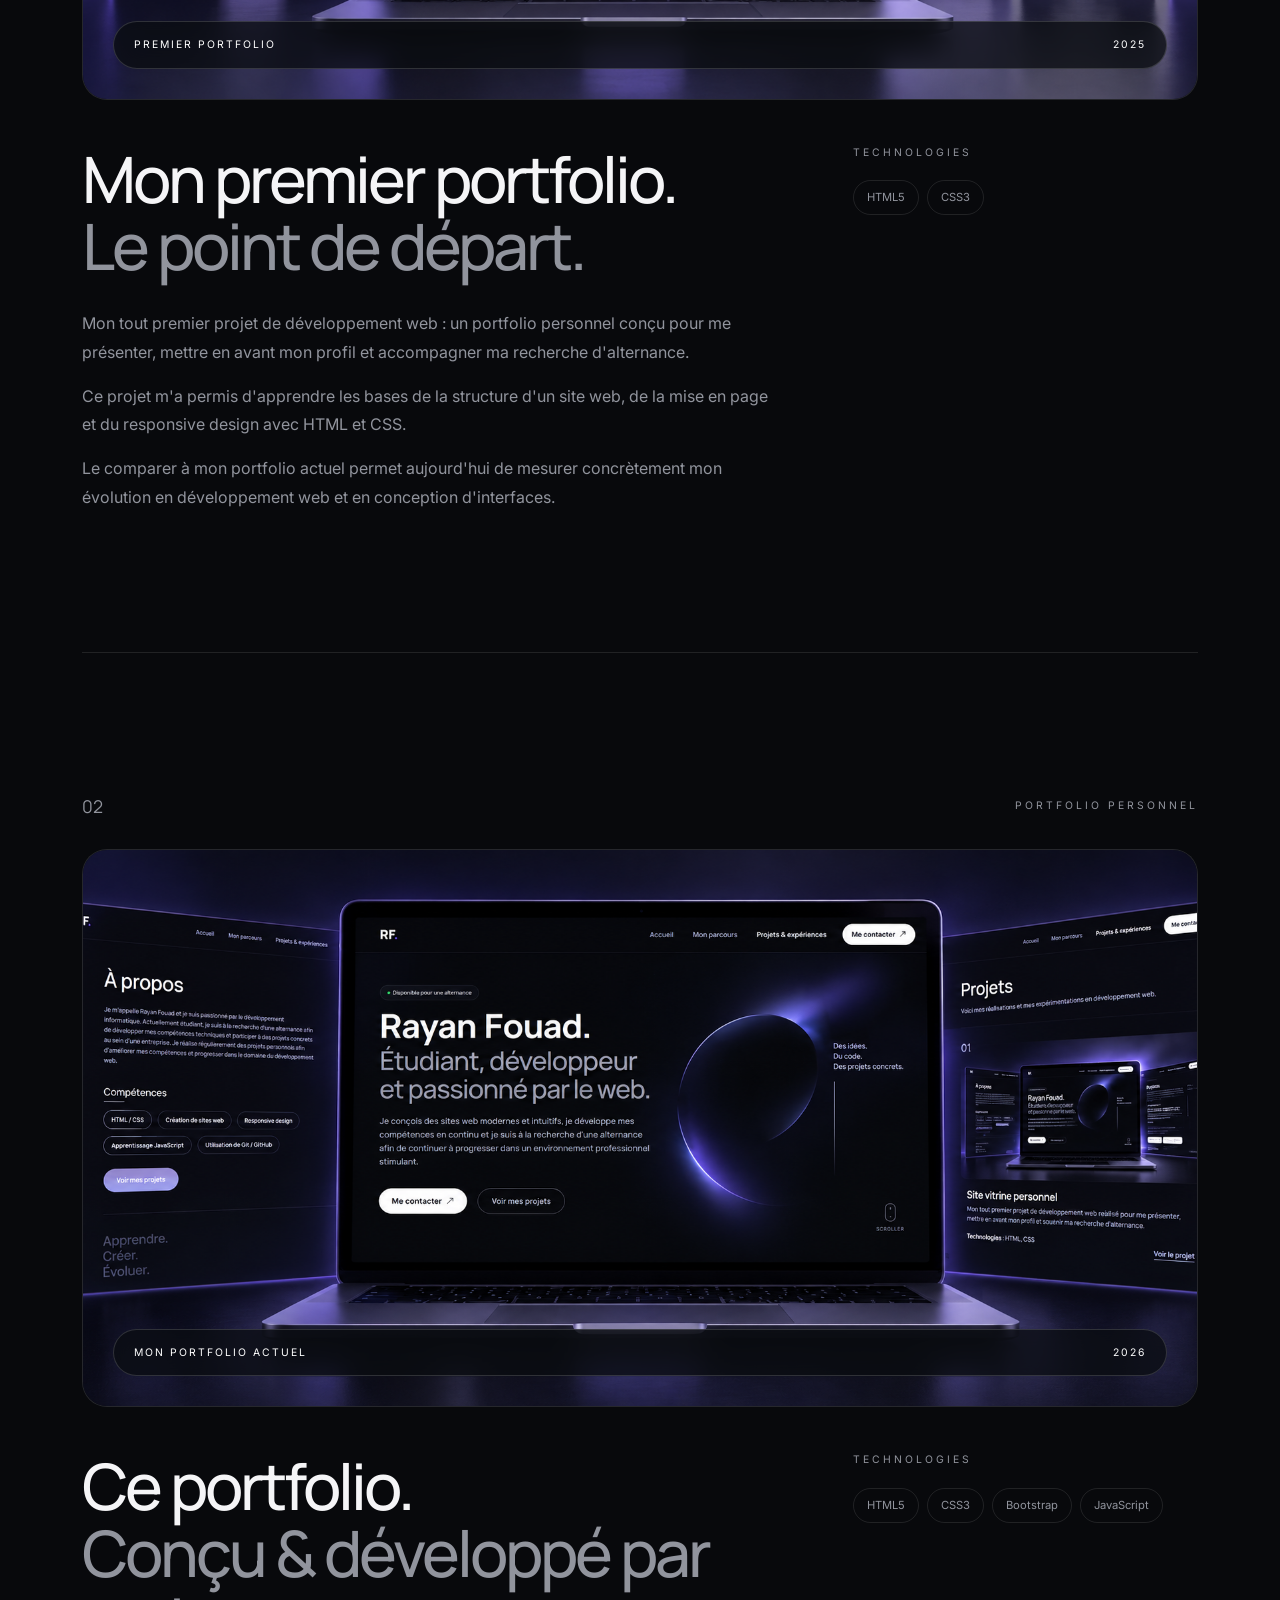
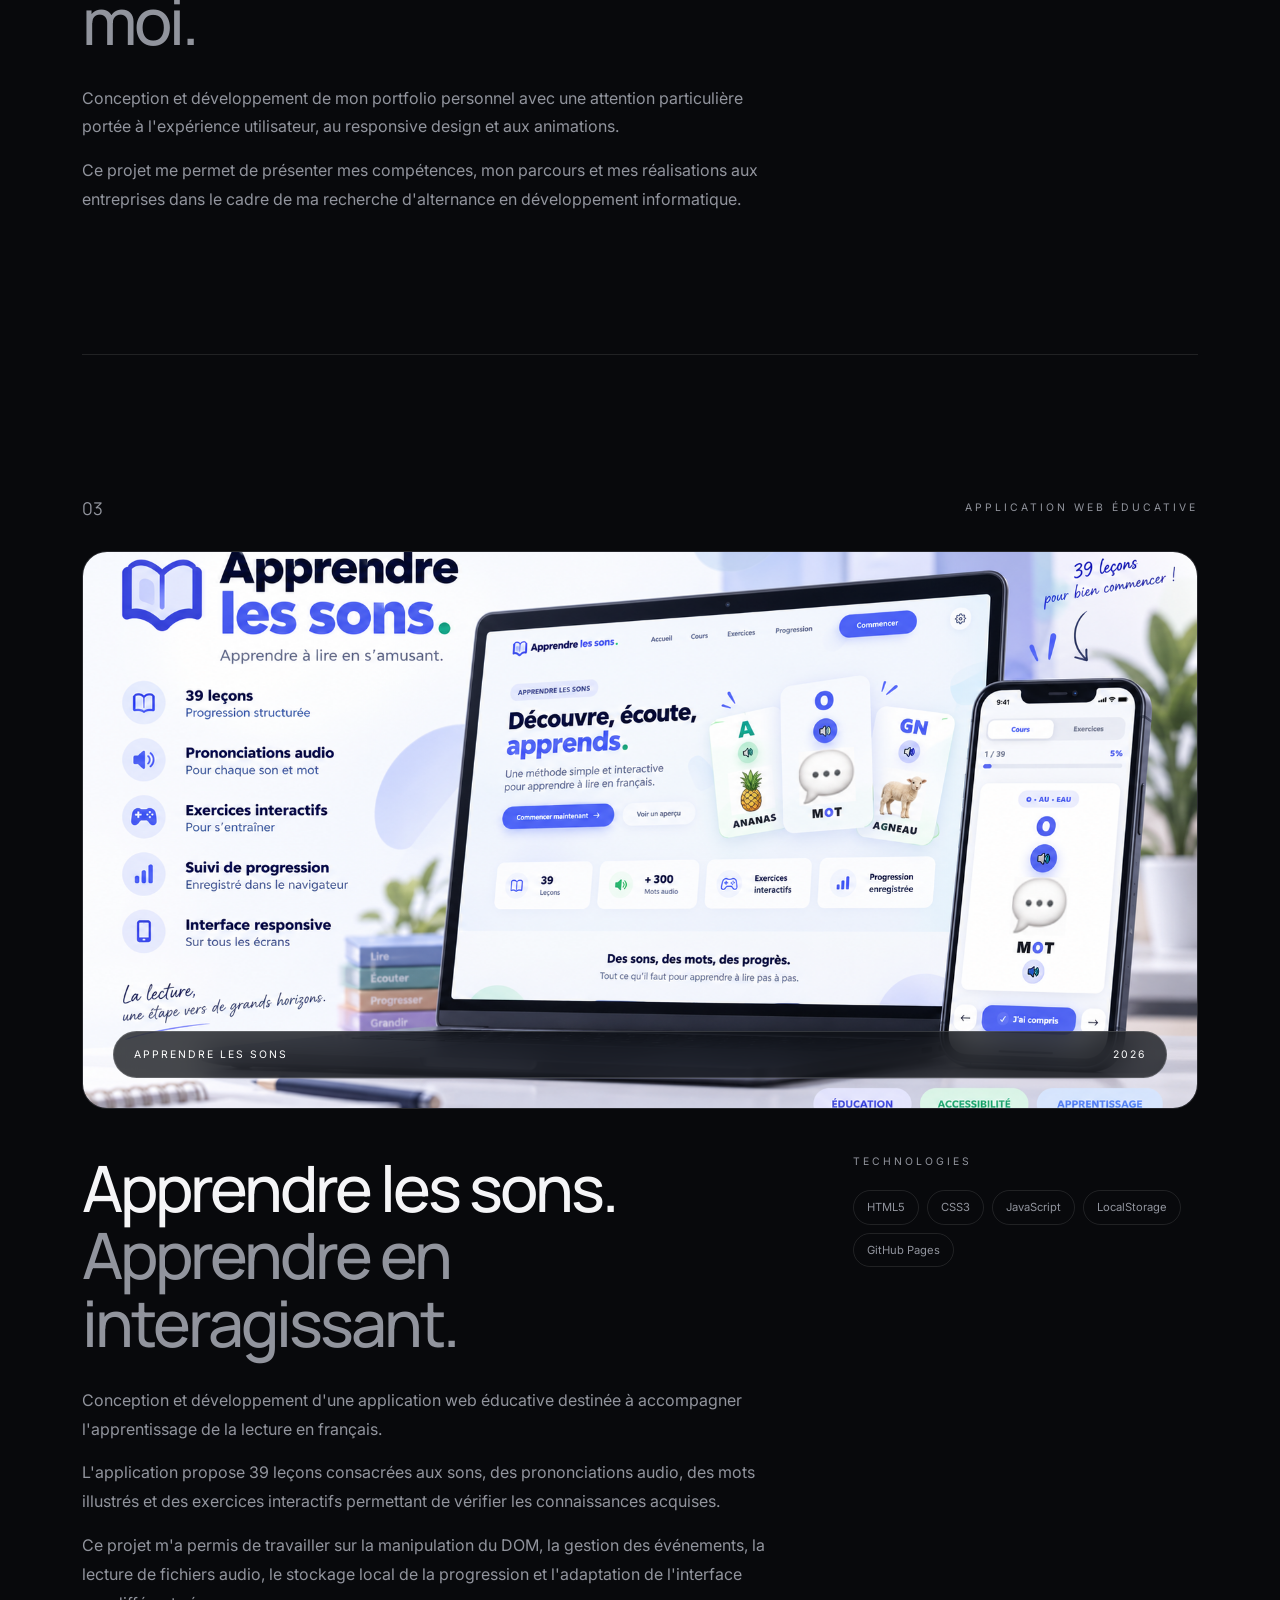
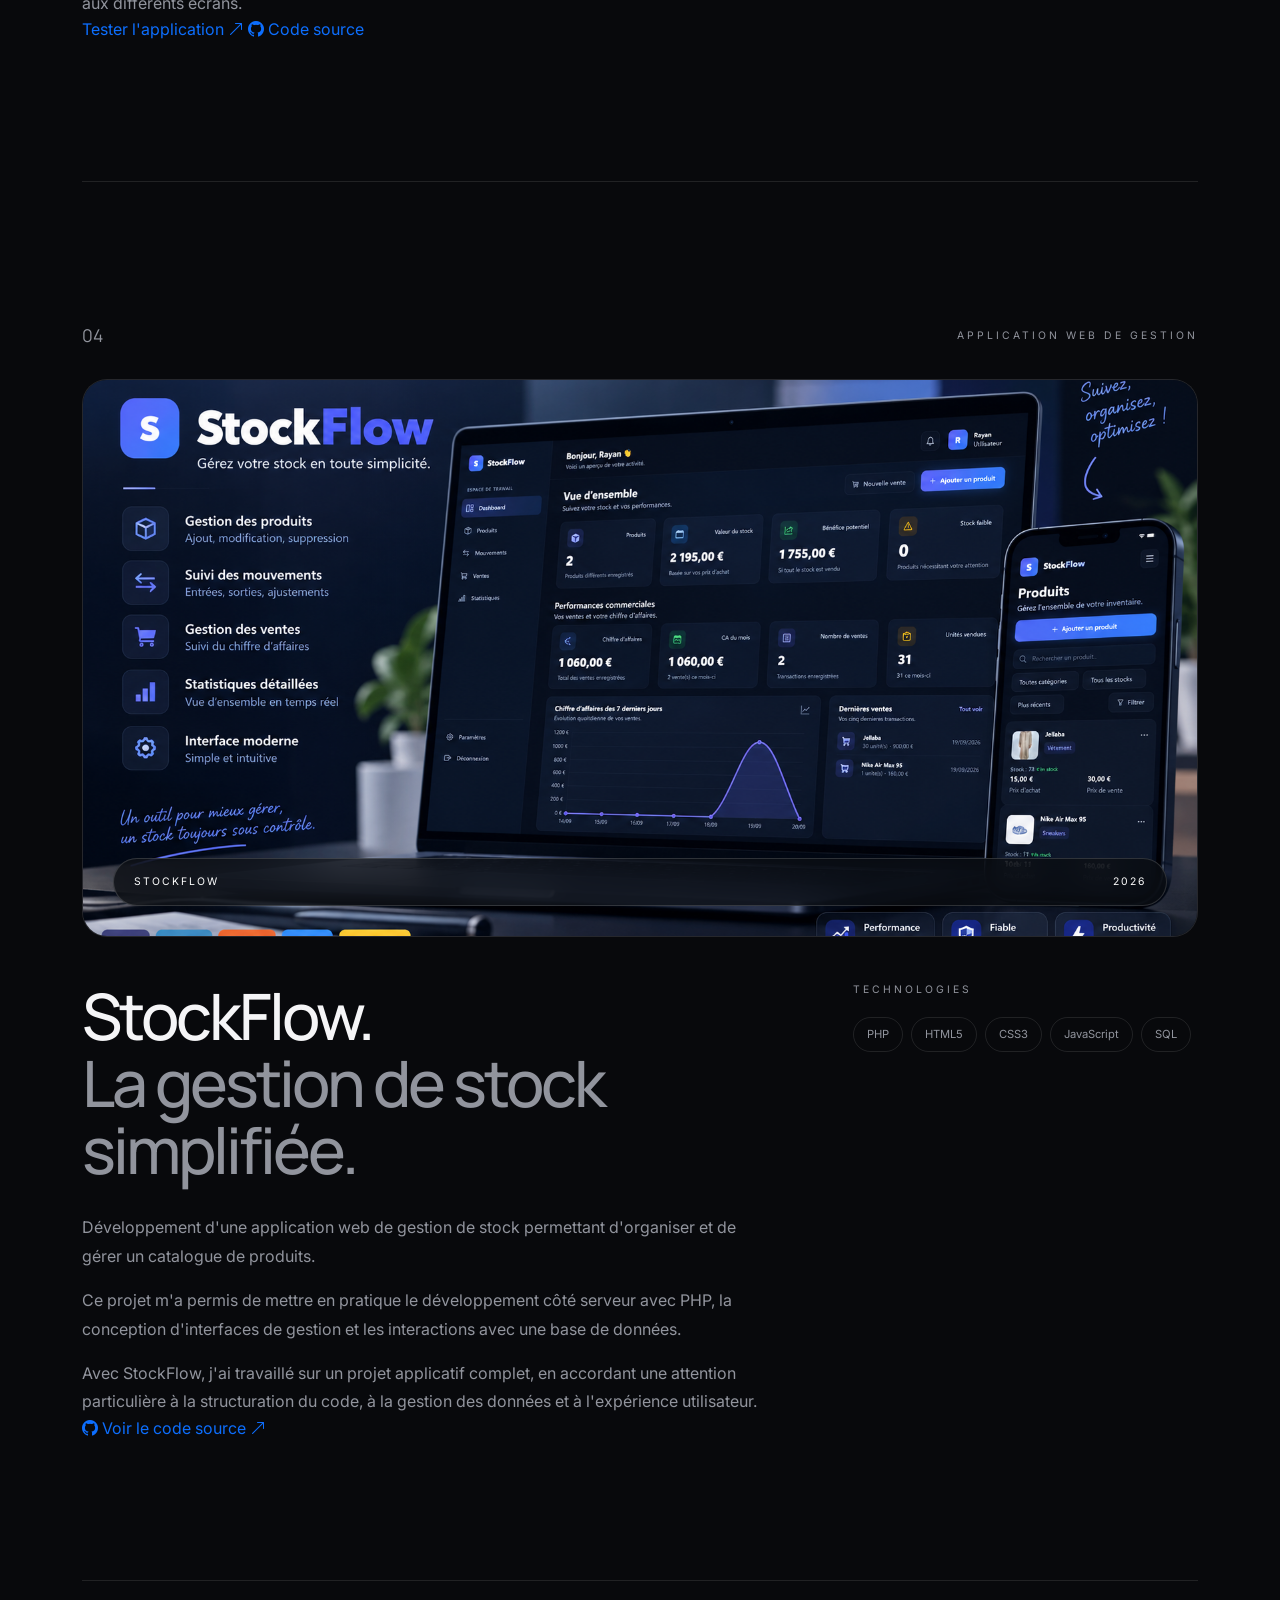
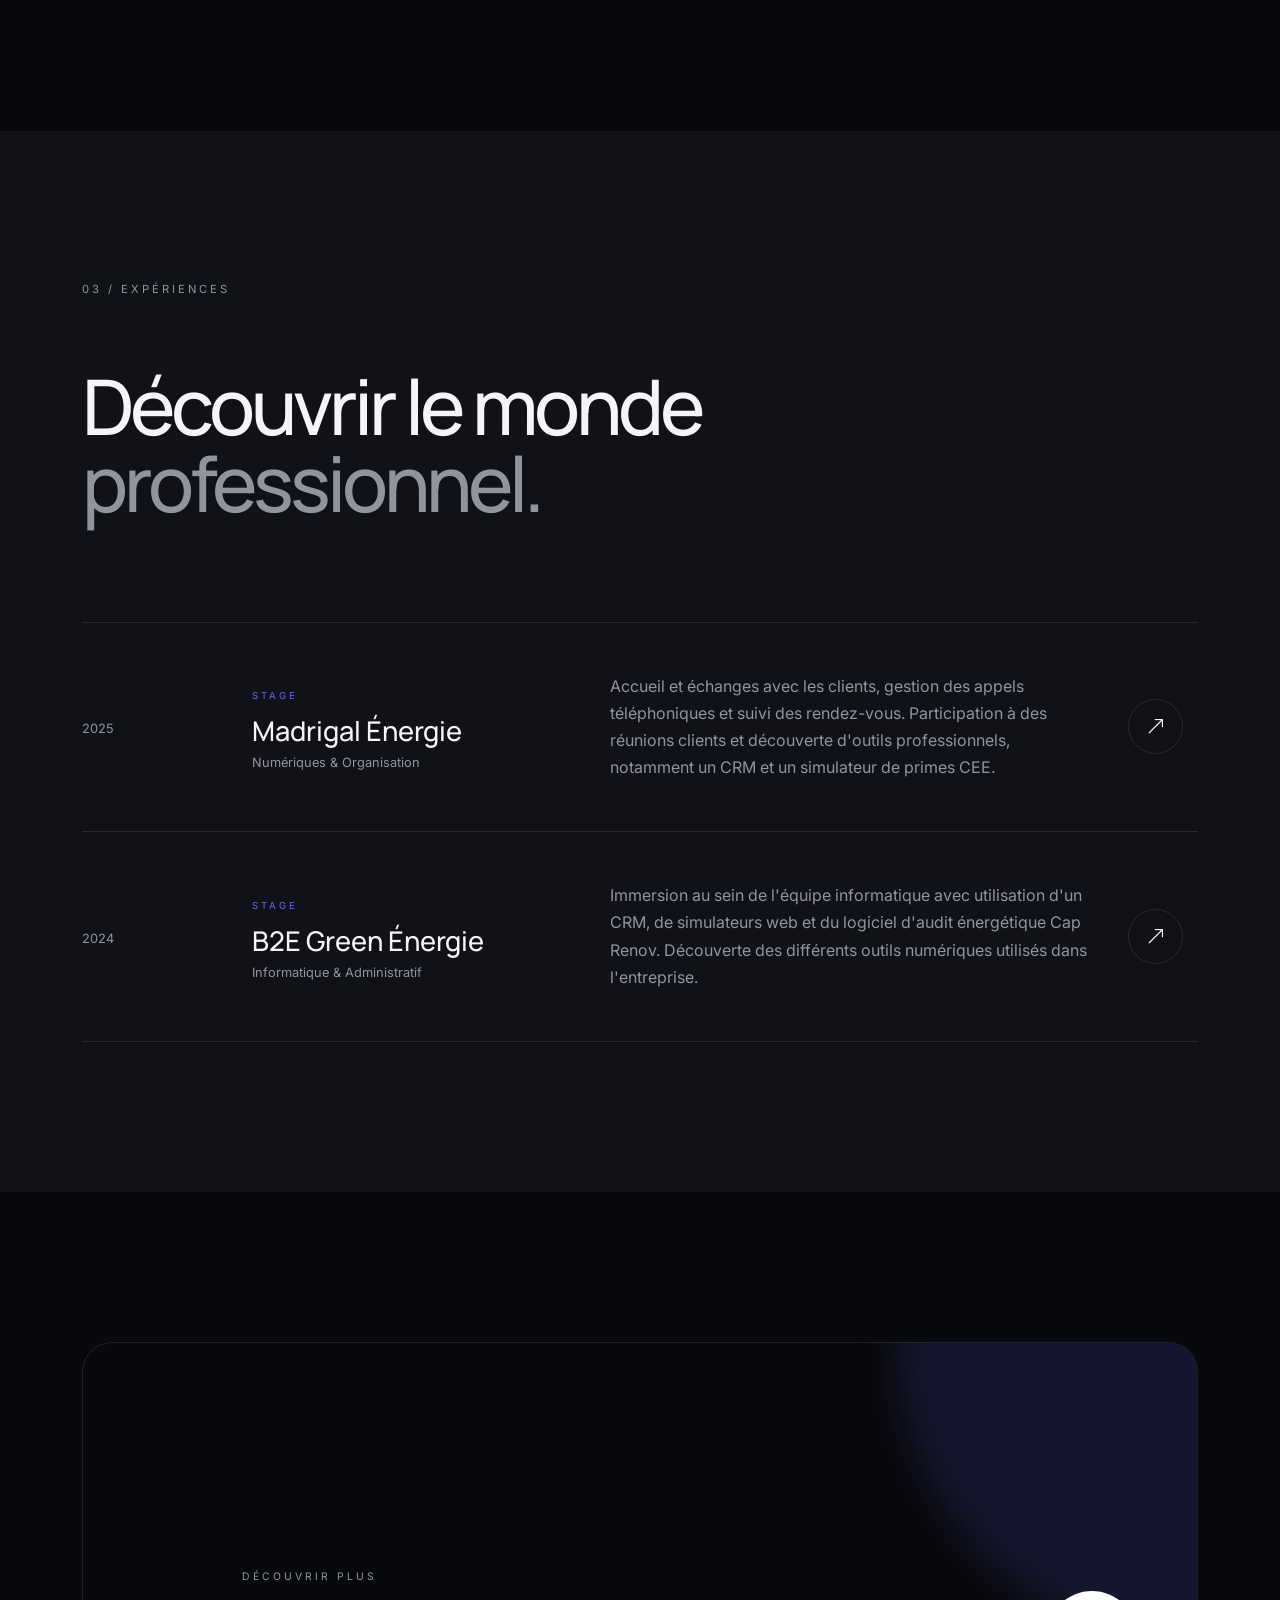
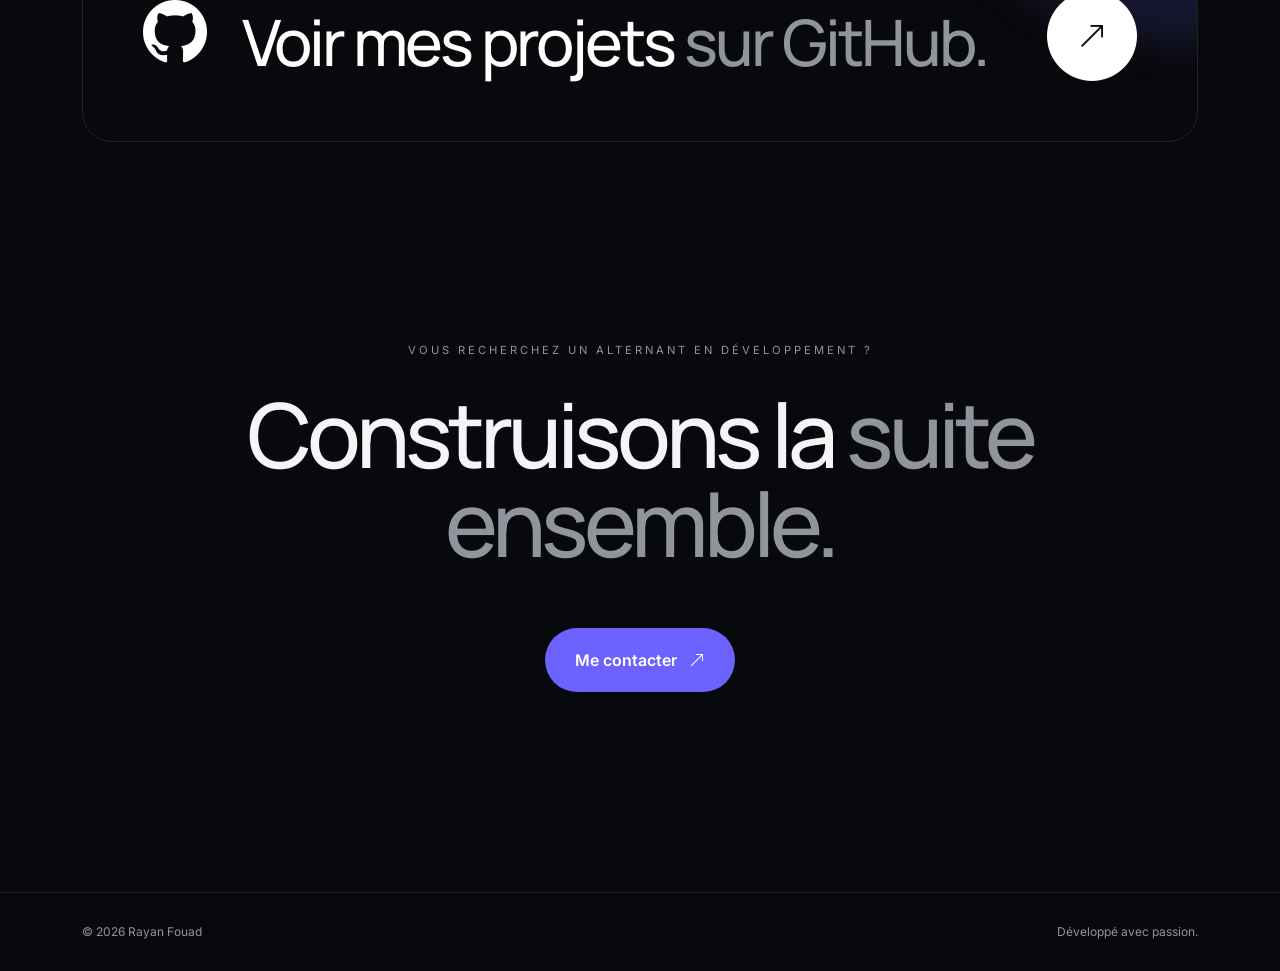
<file: projets.html>
<!DOCTYPE html>
<html lang="fr">

<head>

    <meta charset="UTF-8">

    <meta
        name="viewport"
        content="width=device-width, initial-scale=1.0"
    >

    <title>Projets & expériences — Rayan Fouad</title>

    <meta
        name="description"
        content="Découvrez les projets de Rayan Fouad : StockFlow, Apprendre les sons et ses portfolios. Étudiant en BTS SIO SLAM à la recherche d'une alternance en développement informatique."
    >

    <!-- Bootstrap -->
    <link
        href="https://cdn.jsdelivr.net/npm/bootstrap@5.3.8/dist/css/bootstrap.min.css"
        rel="stylesheet"
    >

    <!-- Bootstrap Icons -->
    <link
        rel="stylesheet"
        href="https://cdn.jsdelivr.net/npm/bootstrap-icons@1.13.1/font/bootstrap-icons.min.css"
    >

    <!-- CSS personnel -->
    <link rel="stylesheet" href="style.css">

    <!-- Favicon -->
    <link
        rel="icon"
        type="image/png"
        href="assets/images/favicon.png"
    >

</head>


<body>

    <!-- Halo lumineux -->
    <div class="mouse-light"></div>


    <!-- =====================================
         NAVBAR
    ====================================== -->

    <nav class="navbar navbar-expand-lg fixed-top custom-navbar">

        <div class="container">

            <a
                class="navbar-brand logo"
                href="index.html"
            >
                RF<span>.</span>
            </a>

            <button
                class="navbar-toggler"
                type="button"
                data-bs-toggle="collapse"
                data-bs-target="#navbarMenu"
                aria-controls="navbarMenu"
                aria-expanded="false"
                aria-label="Ouvrir le menu de navigation"
            >
                <span class="navbar-toggler-icon"></span>
            </button>

            <div
                class="collapse navbar-collapse justify-content-end"
                id="navbarMenu"
            >

                <ul class="navbar-nav align-items-lg-center gap-lg-4">

                    <li class="nav-item">

                        <a
                            class="nav-link"
                            href="index.html"
                        >
                            Accueil
                        </a>

                    </li>

                    <li class="nav-item">

                        <a
                            class="nav-link"
                            href="parcours.html"
                        >
                            Mon parcours
                        </a>

                    </li>

                    <li class="nav-item">

                        <a
                            class="nav-link active"
                            href="projets.html"
                            aria-current="page"
                        >
                            Projets & expériences
                        </a>

                    </li>

                    <li class="nav-item">

                        <a
                            class="btn-contact"
                            href="contact.html"
                        >
                            Me contacter

                            <i class="bi bi-arrow-up-right"></i>
                        </a>

                    </li>

                </ul>

            </div>

        </div>

    </nav>


    <main>


        <!-- =====================================
             HERO
        ====================================== -->

        <section class="page-hero projects-hero">

            <div class="container">

                <div class="page-label reveal">
                    02 / PROJETS & EXPÉRIENCES
                </div>

                <h1 class="page-title reveal">

                    Des idées.<br>

                    Du code.<br>

                    <span>
                        Des projets concrets.
                    </span>

                </h1>

                <p class="page-description reveal">

                    Du développement d'applications web à la création
                    d'interfaces interactives, chaque projet me permet
                    de mettre mes compétences en pratique et de
                    progresser en développement informatique.

                </p>

                <div class="page-scroll reveal">

                    <span>
                        Explorer mes réalisations
                    </span>

                    <i class="bi bi-arrow-down"></i>

                </div>

            </div>

        </section>


        <!-- =====================================
             PROJETS
        ====================================== -->

        <section class="projects-section" id="projets">

            <div class="container">

                <div class="projects-header reveal">

                    <span>
                        PROJETS SÉLECTIONNÉS
                    </span>

                    <p>
                        Développement & expérimentation
                    </p>

                </div>


                <!-- =================================
                     PROJET 01 — ANCIEN PORTFOLIO
                ================================== -->

                <article class="project-item reveal">

                    <div class="project-top">

                        <span class="project-number">
                            01
                        </span>

                        <span class="project-type">
                            PREMIER PROJET WEB
                        </span>

                    </div>


                    <!-- Image du premier portfolio -->

                    <div class="project-visual project-screenshot">

                        <img
                            src="assets/images/ancien-portfolio.png"
                            alt="Présentation de mon premier portfolio développé en HTML et CSS"
                            loading="lazy"
                        >

                        <div class="project-image-overlay">

                            <span>
                                PREMIER PORTFOLIO
                            </span>

                            <span>
                                2025
                            </span>

                        </div>

                    </div>


                    <!-- Informations du projet -->

                    <div class="project-info">

                        <div class="project-main">

                            <h2>

                                Mon premier portfolio.

                                <span>
                                    Le point de départ.
                                </span>

                            </h2>

                            <div class="project-description">

                                <p>

                                    Mon tout premier projet de développement
                                    web : un portfolio personnel conçu pour
                                    me présenter, mettre en avant mon profil
                                    et accompagner ma recherche d'alternance.

                                </p>

                                <p>

                                    Ce projet m'a permis d'apprendre les
                                    bases de la structure d'un site web,
                                    de la mise en page et du responsive
                                    design avec HTML et CSS.

                                </p>

                                <p>

                                    Le comparer à mon portfolio actuel
                                    permet aujourd'hui de mesurer
                                    concrètement mon évolution en
                                    développement web et en conception
                                    d'interfaces.

                                </p>

                            </div>

                        </div>


                        <div class="project-meta">

                            <span>
                                TECHNOLOGIES
                            </span>

                            <div class="project-technologies">

                                <span>HTML5</span>

                                <span>CSS3</span>

                            </div>

                        </div>

                    </div>

                </article>


                <!-- =================================
                     PROJET 02 — PORTFOLIO ACTUEL
                ================================== -->

                <article class="project-item reveal">

                    <div class="project-top">

                        <span class="project-number">
                            02
                        </span>

                        <span class="project-type">
                            PORTFOLIO PERSONNEL
                        </span>

                    </div>


                    <!-- Image du portfolio actuel -->

                    <div class="project-visual project-screenshot">

                        <img
                            src="assets/images/portfolio-actuel.png"
                            alt="Présentation de mon portfolio actuel développé en HTML, CSS, Bootstrap et JavaScript"
                            loading="lazy"
                        >

                        <div class="project-image-overlay">

                            <span>
                                MON PORTFOLIO ACTUEL
                            </span>

                            <span>
                                2026
                            </span>

                        </div>

                    </div>


                    <!-- Informations du projet -->

                    <div class="project-info">

                        <div class="project-main">

                            <h2>

                                Ce portfolio.

                                <span>
                                    Conçu & développé par moi.
                                </span>

                            </h2>

                            <div class="project-description">

                                <p>

                                    Conception et développement de mon
                                    portfolio personnel avec une attention
                                    particulière portée à l'expérience
                                    utilisateur, au responsive design
                                    et aux animations.

                                </p>

                                <p>

                                    Ce projet me permet de présenter
                                    mes compétences, mon parcours et
                                    mes réalisations aux entreprises
                                    dans le cadre de ma recherche
                                    d'alternance en développement
                                    informatique.

                                </p>

                            </div>

                        </div>


                        <div class="project-meta">

                            <span>
                                TECHNOLOGIES
                            </span>

                            <div class="project-technologies">

                                <span>HTML5</span>

                                <span>CSS3</span>

                                <span>Bootstrap</span>

                                <span>JavaScript</span>

                            </div>

                        </div>

                    </div>

                </article>


                <!-- =================================
                     PROJET 03 — APPRENDRE LES SONS
                ================================== -->

                <article class="project-item reveal">

                    <div class="project-top">

                        <span class="project-number">
                            03
                        </span>

                        <span class="project-type">
                            APPLICATION WEB ÉDUCATIVE
                        </span>

                    </div>


                    <!-- Image de l'application -->

                    <div class="project-visual project-screenshot">

                        <img
                            src="assets/images/apprendre-les-sons.png"
                            alt="Aperçu de l'application éducative Apprendre les sons"
                            loading="lazy"
                        >

                        <div class="project-image-overlay">

                            <span>
                                APPRENDRE LES SONS
                            </span>

                            <span>
                                2026
                            </span>

                        </div>

                    </div>


                    <!-- Informations du projet -->

                    <div class="project-info">

                        <div class="project-main">

                            <h2>

                                Apprendre les sons.

                                <span>
                                    Apprendre en interagissant.
                                </span>

                            </h2>

                            <div class="project-description">

                                <p>

                                    Conception et développement d'une
                                    application web éducative destinée
                                    à accompagner l'apprentissage
                                    de la lecture en français.

                                </p>

                                <p>

                                    L'application propose 39 leçons
                                    consacrées aux sons, des
                                    prononciations audio, des mots
                                    illustrés et des exercices
                                    interactifs permettant de vérifier
                                    les connaissances acquises.

                                </p>

                                <p>

                                    Ce projet m'a permis de travailler
                                    sur la manipulation du DOM, la
                                    gestion des événements, la lecture
                                    de fichiers audio, le stockage local
                                    de la progression et l'adaptation
                                    de l'interface aux différents écrans.

                                </p>

                            </div>


                            <!-- Boutons du projet -->

                            <div class="project-actions">

                                <a
                                    href="https://rayanfdlbh.github.io/apprendre-les-sons/"
                                    class="project-action-primary"
                                    target="_blank"
                                    rel="noopener noreferrer"
                                >

                                    Tester l'application

                                    <i class="bi bi-arrow-up-right"></i>

                                </a>

                                <a
                                    href="https://github.com/RayanFdlbh/apprendre-les-sons"
                                    class="project-action-secondary"
                                    target="_blank"
                                    rel="noopener noreferrer"
                                >

                                    <i class="bi bi-github"></i>

                                    Code source

                                </a>

                            </div>

                        </div>


                        <!-- Technologies -->

                        <div class="project-meta">

                            <span>
                                TECHNOLOGIES
                            </span>

                            <div class="project-technologies">

                                <span>HTML5</span>

                                <span>CSS3</span>

                                <span>JavaScript</span>

                                <span>LocalStorage</span>

                                <span>GitHub Pages</span>

                            </div>

                        </div>

                    </div>

                </article>


                <!-- =================================
                     PROJET 04 — STOCKFLOW
                ================================== -->

                <article class="project-item reveal">

                    <div class="project-top">

                        <span class="project-number">
                            04
                        </span>

                        <span class="project-type">
                            APPLICATION WEB DE GESTION
                        </span>

                    </div>


                    <!-- Image de StockFlow -->

                    <div class="project-visual project-screenshot">

                        <img
                            src="assets/images/stockflow.png"
                            alt="Aperçu de StockFlow, application web de gestion de stock"
                            loading="lazy"
                        >

                        <div class="project-image-overlay">

                            <span>
                                STOCKFLOW
                            </span>

                            <span>
                                2026
                            </span>

                        </div>

                    </div>


                    <!-- Informations du projet -->

                    <div class="project-info">

                        <div class="project-main">

                            <h2>

                                StockFlow.

                                <span>
                                    La gestion de stock simplifiée.
                                </span>

                            </h2>

                            <div class="project-description">

                                <p>

                                    Développement d'une application
                                    web de gestion de stock permettant
                                    d'organiser et de gérer un
                                    catalogue de produits.

                                </p>

                                <p>

                                    Ce projet m'a permis de mettre en
                                    pratique le développement côté
                                    serveur avec PHP, la conception
                                    d'interfaces de gestion et les
                                    interactions avec une base de
                                    données.

                                </p>

                                <p>

                                    Avec StockFlow, j'ai travaillé sur
                                    un projet applicatif complet, en
                                    accordant une attention particulière
                                    à la structuration du code, à la
                                    gestion des données et à
                                    l'expérience utilisateur.

                                </p>

                            </div>


                            <!-- Bouton GitHub -->

                            <div class="project-actions">

                                <a
                                    href="https://github.com/RayanFdlbh/stockflow"
                                    class="project-action-primary"
                                    target="_blank"
                                    rel="noopener noreferrer"
                                >

                                    <i class="bi bi-github"></i>

                                    Voir le code source

                                    <i class="bi bi-arrow-up-right"></i>

                                </a>

                            </div>

                        </div>


                        <!-- Technologies -->

                        <div class="project-meta">

                            <span>
                                TECHNOLOGIES
                            </span>

                            <div class="project-technologies">

                                <span>PHP</span>

                                <span>HTML5</span>

                                <span>CSS3</span>

                                <span>JavaScript</span>

                                <span>SQL</span>

                            </div>

                        </div>

                    </div>

                </article>


            </div>

        </section>


        <!-- =====================================
             EXPÉRIENCES
        ====================================== -->

        <section class="experience-section">

            <div class="container">

                <div class="section-number reveal">
                    03 / EXPÉRIENCES
                </div>


                <div class="experience-title-wrapper">

                    <h2 class="experience-big-title reveal">

                        Découvrir le monde

                        <span>
                            professionnel.
                        </span>

                    </h2>

                </div>


                <div class="experience-list">


                    <!-- =================================
                         EXPÉRIENCE 01
                    ================================== -->

                    <article class="experience-item reveal">

                        <div class="experience-year">

                            <span>
                                2025
                            </span>

                        </div>


                        <div class="experience-company">

                            <span class="experience-label">
                                STAGE
                            </span>

                            <h3>
                                Madrigal Énergie
                            </h3>

                            <p>
                                Numériques & Organisation
                            </p>

                        </div>


                        <div class="experience-description">

                            <p>

                                Accueil et échanges avec les clients,
                                gestion des appels téléphoniques et
                                suivi des rendez-vous. Participation
                                à des réunions clients et découverte
                                d'outils professionnels, notamment
                                un CRM et un simulateur de primes CEE.

                            </p>

                        </div>


                        <div class="experience-icon">

                            <i class="bi bi-arrow-up-right"></i>

                        </div>

                    </article>


                    <!-- =================================
                         EXPÉRIENCE 02
                    ================================== -->

                    <article class="experience-item reveal">

                        <div class="experience-year">

                            <span>
                                2024
                            </span>

                        </div>


                        <div class="experience-company">

                            <span class="experience-label">
                                STAGE
                            </span>

                            <h3>
                                B2E Green Énergie
                            </h3>

                            <p>
                                Informatique & Administratif
                            </p>

                        </div>


                        <div class="experience-description">

                            <p>

                                Immersion au sein de l'équipe
                                informatique avec utilisation
                                d'un CRM, de simulateurs web et
                                du logiciel d'audit énergétique
                                Cap Renov.

                                Découverte des différents outils
                                numériques utilisés dans
                                l'entreprise.

                            </p>

                        </div>


                        <div class="experience-icon">

                            <i class="bi bi-arrow-up-right"></i>

                        </div>

                    </article>


                </div>

            </div>

        </section>


        <!-- =====================================
             GITHUB
        ====================================== -->

        <section class="github-section">

            <div class="container">

                <a
                    href="https://github.com/RayanFdlbh"
                    class="github-card reveal"
                    target="_blank"
                    rel="noopener noreferrer"
                >

                    <div class="github-left">

                        <i class="bi bi-github"></i>

                        <div>

                            <span class="github-label">
                                DÉCOUVRIR PLUS
                            </span>

                            <h2>

                                Voir mes projets

                                <span>
                                    sur GitHub.
                                </span>

                            </h2>

                        </div>

                    </div>


                    <div class="github-arrow">

                        <i class="bi bi-arrow-up-right"></i>

                    </div>

                </a>

            </div>

        </section>


        <!-- =====================================
             CTA FINAL
        ====================================== -->

        <section class="final-cta">

            <div class="container text-center">

                <p class="reveal">
                    VOUS RECHERCHEZ UN ALTERNANT EN DÉVELOPPEMENT ?
                </p>

                <h2 class="reveal">

                    Construisons la

                    <span>
                        suite ensemble.
                    </span>

                </h2>

                <a
                    href="contact.html"
                    class="huge-button reveal"
                >

                    Me contacter

                    <i class="bi bi-arrow-up-right"></i>

                </a>

            </div>

        </section>


    </main>


    <!-- =====================================
         FOOTER
    ====================================== -->

    <footer>

        <div class="container">

            <div class="footer-content">

                <span>
                    © 2026 Rayan Fouad
                </span>

                <span>
                    Développé avec passion.
                </span>

            </div>

        </div>

    </footer>


    <!-- Bootstrap JS -->

    <script
        src="https://cdn.jsdelivr.net/npm/bootstrap@5.3.8/dist/js/bootstrap.bundle.min.js"
    ></script>


    <!-- JavaScript personnel -->

    <script src="script.js"></script>

</body>

</html>
</file>
<file: style.css>
/* ================================
   BASE
================================ */

@import url('https://fonts.googleapis.com/css2?family=Inter:wght@400;500;600;700&family=Manrope:wght@500;600;700;800&display=swap');

:root {
    --background: #08090c;
    --background-light: #101217;
    --text: #f5f5f7;
    --text-muted: #91949d;
    --border: rgba(255, 255, 255, 0.1);
    --accent: #6c63ff;
}

* {
    margin: 0;
    padding: 0;
    box-sizing: border-box;
}

html {
    scroll-behavior: smooth;
}

body {
    background: var(--background);
    color: var(--text);
    font-family: "Inter", sans-serif;
    overflow-x: hidden;
}

a {
    text-decoration: none;
}

::selection {
    background: var(--accent);
    color: white;
}


/* ================================
   SOURIS / GLOW
================================ */

.mouse-light {
    width: 500px;
    height: 500px;

    position: fixed;

    left: 0;
    top: 0;

    transform: translate(-50%, -50%);

    background: radial-gradient(
        circle,
        rgba(108, 99, 255, 0.12),
        transparent 65%
    );

    pointer-events: none;
    z-index: -1;
}


/* ================================
   NAVBAR
================================ */

.custom-navbar {
    padding: 22px 0;

    background: rgba(8, 9, 12, 0.6);

    backdrop-filter: blur(18px);
    -webkit-backdrop-filter: blur(18px);

    border-bottom: 1px solid transparent;

    transition: 0.3s ease;
}

.custom-navbar.scrolled {
    padding: 14px 0;
    border-bottom-color: var(--border);
}

.logo {
    font-family: "Manrope", sans-serif;
    font-weight: 800;
    font-size: 1.5rem;
    color: white;
}

.logo:hover {
    color: white;
}

.logo span {
    color: var(--accent);
}

.nav-link {
    color: var(--text-muted) !important;
    font-size: 0.9rem;
    transition: 0.3s;
}

.nav-link:hover,
.nav-link.active {
    color: white !important;
}

.btn-contact {
    display: inline-flex;
    align-items: center;
    gap: 8px;

    background: white;
    color: #08090c;

    padding: 11px 18px;
    border-radius: 100px;

    font-size: 0.9rem;
    font-weight: 600;

    transition: 0.3s;
}

.btn-contact:hover {
    transform: translateY(-2px);
    background: var(--accent);
    color: white;
}


/* ================================
   HERO
================================ */

.hero {
    min-height: 100vh;

    display: flex;
    align-items: center;

    position: relative;

    padding-top: 100px;
}

.hero-content {
    max-width: 1050px;
}

.status {
    display: inline-flex;
    align-items: center;
    gap: 10px;

    color: var(--text-muted);

    border: 1px solid var(--border);
    border-radius: 100px;

    padding: 8px 14px;

    margin-bottom: 35px;

    font-size: 0.8rem;
}

.status-dot {
    width: 7px;
    height: 7px;

    background: #47e689;
    border-radius: 50%;

    box-shadow: 0 0 15px #47e689;
}

.hero-intro {
    color: var(--text-muted);
    font-size: 1rem;
}

.hero h1 {
    font-family: "Manrope", sans-serif;

    font-size: clamp(3.5rem, 7vw, 7rem);

    line-height: 0.98;

    letter-spacing: -5px;

    font-weight: 700;

    margin: 20px 0 35px;
}

.hero h1 span {
    color: var(--text-muted);
}

.hero-description {
    max-width: 620px;

    color: var(--text-muted);

    font-size: 1.1rem;
    line-height: 1.8;
}

.hero-buttons {
    display: flex;
    gap: 15px;

    margin-top: 45px;
}

.primary-button,
.secondary-button {
    padding: 16px 25px;

    border-radius: 100px;

    display: inline-flex;
    align-items: center;

    gap: 10px;

    transition: 0.3s;
}

.primary-button {
    background: white;
    color: #08090c;
}

.primary-button:hover {
    background: var(--accent);
    color: white;

    transform: translateY(-3px);
}

.secondary-button {
    color: white;

    border: 1px solid var(--border);
}

.secondary-button:hover {
    border-color: white;
    color: white;
}

.scroll-indicator {
    position: absolute;

    bottom: 40px;
    right: 5%;

    display: flex;
    align-items: center;
    gap: 15px;

    color: var(--text-muted);

    font-size: 0.65rem;

    letter-spacing: 3px;

    transform: rotate(90deg);
}

.scroll-line {
    width: 50px;
    height: 1px;

    background: var(--text-muted);
}


/* ================================
   SECTIONS
================================ */

.about-section,
.skills-section {
    padding: 160px 0;
}

.about-section {
    border-top: 1px solid var(--border);
}

.section-number {
    color: var(--text-muted);

    font-size: 0.7rem;

    letter-spacing: 3px;

    margin-bottom: 70px;
}

.section-title {
    font-family: "Manrope", sans-serif;

    font-size: clamp(2.3rem, 4vw, 4.5rem);

    line-height: 1.1;

    letter-spacing: -2px;
}

.big-text {
    font-family: "Manrope", sans-serif;

    font-size: clamp(2rem, 3vw, 3.5rem);

    line-height: 1.25;

    letter-spacing: -2px;
}

.big-text span {
    color: var(--text-muted);
}

.about-text {
    color: var(--text-muted);

    font-size: 1rem;

    line-height: 1.9;

    max-width: 650px;

    margin-top: 40px;
}


/* ================================
   SKILLS
================================ */

.skills-section {
    background: var(--background-light);
}

.section-heading {
    font-family: "Manrope", sans-serif;

    font-size: clamp(2.5rem, 5vw, 5rem);

    letter-spacing: -3px;

    max-width: 900px;

    margin-bottom: 80px;
}

.section-heading span {
    color: var(--text-muted);
}

.skill {
    display: grid;

    grid-template-columns: 80px 1fr auto;

    align-items: center;

    padding: 30px 0;

    border-top: 1px solid var(--border);

    transition: 0.3s;
}

.skill:last-child {
    border-bottom: 1px solid var(--border);
}

.skill span {
    color: var(--text-muted);

    font-size: 0.7rem;
}

.skill h3 {
    font-family: "Manrope", sans-serif;

    font-size: clamp(1.8rem, 4vw, 3.8rem);

    margin: 0;

    transition: 0.3s;
}

.skill i {
    font-size: 2rem;

    color: var(--text-muted);
}

.skill:hover {
    padding-left: 20px;
}

.skill:hover h3 {
    color: var(--accent);
}


/* ================================
   CTA FINAL
================================ */

.final-cta {
    padding: 200px 0;
}

.final-cta p {
    color: var(--text-muted);

    letter-spacing: 3px;

    font-size: 0.7rem;
}

.final-cta h2 {
    font-family: "Manrope", sans-serif;

    font-size: clamp(3rem, 7vw, 7rem);

    line-height: 1;

    letter-spacing: -5px;

    max-width: 1000px;

    margin: 30px auto 60px;
}

.final-cta h2 span {
    color: var(--text-muted);
}

.huge-button {
    display: inline-flex;

    align-items: center;

    gap: 12px;

    padding: 20px 30px;

    border-radius: 100px;

    background: var(--accent);

    color: white;

    font-weight: 600;

    transition: 0.3s;
}

.huge-button:hover {
    color: white;

    transform: scale(1.05);
}


/* ================================
   FOOTER
================================ */

footer {
    border-top: 1px solid var(--border);

    padding: 30px 0;
}

.footer-content {
    display: flex;

    justify-content: space-between;

    color: var(--text-muted);

    font-size: 0.75rem;
}


/* ================================
   ANIMATION SCROLL
================================ */

.reveal {
    opacity: 0;

    transform: translateY(40px);

    transition:
        opacity 0.8s ease,
        transform 0.8s ease;
}

.reveal.visible {
    opacity: 1;

    transform: translateY(0);
}


/* ================================
   RESPONSIVE GÉNÉRAL
================================ */

@media (max-width: 768px) {

    .hero h1 {
        letter-spacing: -3px;
    }

    .hero-buttons {
        flex-direction: column;

        align-items: flex-start;
    }

    .scroll-indicator {
        display: none;
    }

    .about-section,
    .skills-section {
        padding: 100px 0;
    }

    .section-title {
        margin-bottom: 50px;
    }

    .skill {
        grid-template-columns: 45px 1fr auto;
    }

    .final-cta {
        padding: 120px 0;
    }

    .final-cta h2 {
        letter-spacing: -3px;
    }

    .footer-content {
        flex-direction: column;

        gap: 10px;
    }

}


/* =========================================
   PAGE PARCOURS
========================================= */


/* ---------- HERO DE PAGE ---------- */

.page-hero {
    min-height: 90vh;

    display: flex;
    align-items: center;

    padding: 150px 0 100px;

    border-bottom: 1px solid var(--border);
}

.page-label {
    color: var(--text-muted);

    font-size: 0.7rem;
    letter-spacing: 3px;

    margin-bottom: 35px;
}

.page-title {
    font-family: "Manrope", sans-serif;

    font-size: clamp(3.5rem, 7vw, 7rem);

    line-height: 0.98;

    letter-spacing: -5px;

    max-width: 1100px;

    margin-bottom: 40px;
}

.page-title span {
    color: var(--text-muted);
}

.page-description {
    max-width: 650px;

    color: var(--text-muted);

    font-size: 1.05rem;
    line-height: 1.8;
}

.page-scroll {
    display: flex;
    align-items: center;

    gap: 12px;

    margin-top: 60px;

    color: var(--text-muted);

    font-size: 0.8rem;
}


/* ---------- JOURNEY ---------- */

.journey-section {
    padding: 150px 0;
}

.journey-header {
    display: flex;

    justify-content: space-between;
    align-items: center;

    padding-bottom: 25px;

    border-bottom: 1px solid var(--border);

    margin-bottom: 30px;
}

.journey-header span {
    color: var(--text-muted);

    font-size: 0.7rem;
    letter-spacing: 3px;
}

.journey-header p {
    margin: 0;

    color: var(--text-muted);

    font-size: 0.8rem;
}


/* ---------- TIMELINE ---------- */

.timeline {
    position: relative;
}

.timeline::before {
    content: "";

    position: absolute;

    left: 220px;
    top: 0;
    bottom: 0;

    width: 1px;

    background: var(--border);
}

.timeline-item {
    display: grid;

    grid-template-columns:
        180px
        80px
        1fr;

    min-height: 430px;

    padding: 80px 0;

    position: relative;

    border-bottom: 1px solid var(--border);
}

.timeline-date span {
    display: block;

    font-family: "Manrope", sans-serif;

    font-size: 2rem;

    font-weight: 600;
}

.timeline-date small {
    color: var(--text-muted);

    font-size: 0.8rem;
}


/* ---------- POINT TIMELINE ---------- */

.timeline-marker {
    width: 13px;
    height: 13px;

    border-radius: 50%;

    background: var(--background);

    border: 2px solid var(--accent);

    position: relative;

    margin-left: 34px;
    margin-top: 10px;

    z-index: 2;

    transition: 0.3s;
}

.timeline-item:hover .timeline-marker {
    background: var(--accent);

    box-shadow:
        0 0 0 8px rgba(108, 99, 255, 0.1),
        0 0 25px rgba(108, 99, 255, 0.5);
}


/* ---------- CONTENU TIMELINE ---------- */

.timeline-content {
    max-width: 700px;

    transition: 0.4s;
}

.timeline-item:hover .timeline-content {
    transform: translateX(10px);
}

.timeline-status {
    display: inline-flex;

    padding: 7px 12px;

    border: 1px solid rgba(71, 230, 137, 0.3);

    border-radius: 100px;

    color: #47e689;

    font-size: 0.65rem;

    letter-spacing: 2px;

    margin-bottom: 25px;
}

.timeline-status.completed {
    color: var(--text-muted);

    border-color: var(--border);
}

.timeline-content h2 {
    font-family: "Manrope", sans-serif;

    font-size: clamp(2.3rem, 4vw, 4rem);

    letter-spacing: -2px;

    margin-bottom: 15px;
}

.timeline-content h2 span {
    color: var(--text-muted);
}

.timeline-school {
    color: white;

    margin-bottom: 30px;
}

.timeline-description {
    max-width: 650px;

    color: var(--text-muted);

    line-height: 1.8;
}


/* ---------- TAGS ---------- */

.timeline-tags {
    display: flex;

    flex-wrap: wrap;

    gap: 8px;

    margin-top: 30px;
}

.timeline-tags span {
    padding: 8px 13px;

    border: 1px solid var(--border);

    border-radius: 100px;

    color: var(--text-muted);

    font-size: 0.7rem;

    transition: 0.3s;
}

.timeline-tags span:hover {
    color: white;

    border-color: rgba(255, 255, 255, 0.4);
}


/* ---------- PHILOSOPHIE ---------- */

.journey-philosophy {
    padding: 150px 0;

    background: var(--background-light);
}

.journey-quote {
    font-family: "Manrope", sans-serif;

    font-size: clamp(2rem, 4vw, 4rem);

    line-height: 1.25;

    letter-spacing: -2px;

    margin: 0;
}

.journey-quote span {
    color: var(--text-muted);
}


/* ---------- NEXT STEP ---------- */

.next-step {
    padding: 150px 0 0;
}

.next-step-card {
    min-height: 450px;

    padding: 60px;

    border: 1px solid var(--border);

    border-radius: 30px;

    display: flex;

    justify-content: space-between;
    align-items: flex-end;

    position: relative;

    overflow: hidden;

    transition: 0.4s;
}

.next-step-card::before {
    content: "";

    position: absolute;

    width: 500px;
    height: 500px;

    right: -250px;
    top: -250px;

    border-radius: 50%;

    background: rgba(108, 99, 255, 0.12);

    filter: blur(20px);

    transition: 0.5s;

    pointer-events: none;
}

.next-step-card:hover {
    border-color: rgba(108, 99, 255, 0.5);
}

.next-step-card:hover::before {
    transform: scale(1.4);
}

.next-label {
    display: block;

    color: var(--text-muted);

    letter-spacing: 3px;

    font-size: 0.65rem;

    margin-bottom: 30px;
}

.next-step-card h2 {
    font-family: "Manrope", sans-serif;

    font-size: clamp(2.5rem, 5vw, 5rem);

    letter-spacing: -3px;

    max-width: 850px;
}

.next-step-card h2 span {
    color: var(--text-muted);
}

.next-step-card p {
    color: var(--text-muted);

    line-height: 1.8;

    max-width: 600px;

    margin-top: 25px;
}


/* ---------- GROS BOUTON ROND ---------- */

.next-arrow {
    min-width: 90px;
    height: 90px;

    border-radius: 50%;

    display: flex;

    align-items: center;
    justify-content: center;

    background: white;

    color: var(--background);

    font-size: 1.8rem;

    position: relative;

    z-index: 2;

    transition: 0.4s;
}

.next-arrow:hover {
    background: var(--accent);

    color: white;

    transform: rotate(45deg) scale(1.08);
}


/* =========================================
   PARCOURS RESPONSIVE
========================================= */

@media (max-width: 768px) {

    .page-hero {
        min-height: 80vh;

        padding-top: 130px;
    }

    .page-title {
        letter-spacing: -3px;
    }

    .journey-section {
        padding: 100px 0;
    }

    .timeline::before {
        left: 6px;
    }

    .timeline-item {
        grid-template-columns:
            35px
            1fr;

        min-height: auto;

        padding: 60px 0;
    }

    .timeline-date {
        grid-column: 2;

        margin-bottom: 25px;
    }

    .timeline-marker {
        grid-column: 1;

        grid-row: 1 / 3;

        margin-left: 0;
        margin-top: 8px;
    }

    .timeline-content {
        grid-column: 2;
    }

    .timeline-item:hover .timeline-content {
        transform: none;
    }

    .journey-philosophy {
        padding: 100px 0;
    }

    .next-step {
        padding-top: 100px;
    }

    .next-step-card {
        min-height: 500px;

        padding: 35px;

        flex-direction: column;

        align-items: flex-start;
    }

    .next-arrow {
        min-width: 70px;
        height: 70px;
    }

}


/* =========================================
   PAGE PROJETS & EXPÉRIENCES
========================================= */


/* ---------- HERO ---------- */

.projects-hero .page-title {
    max-width: 1200px;
}


/* =========================================
   PROJETS
========================================= */

.projects-section {
    padding: 150px 0;
}

.projects-header {
    display: flex;

    justify-content: space-between;
    align-items: center;

    padding-bottom: 25px;

    border-bottom: 1px solid var(--border);

    margin-bottom: 80px;
}

.projects-header span {
    color: var(--text-muted);

    font-size: 0.7rem;

    letter-spacing: 3px;
}

.projects-header p {
    color: var(--text-muted);

    margin: 0;

    font-size: 0.8rem;
}


/* ---------- PROJET ---------- */

.project-item {
    padding-bottom: 140px;

    margin-bottom: 140px;

    border-bottom: 1px solid var(--border);
}

.project-item:last-child {
    margin-bottom: 0;
}

.project-top {
    display: flex;

    justify-content: space-between;
    align-items: center;

    margin-bottom: 30px;
}

.project-number {
    font-family: "Manrope", sans-serif;

    font-size: 1.1rem;

    color: var(--text-muted);
}

.project-type {
    color: var(--text-muted);

    font-size: 0.65rem;

    letter-spacing: 3px;
}


/* ---------- GRAND VISUEL ---------- */

.project-visual {
    width: 100%;

    aspect-ratio: 16 / 8;

    overflow: hidden;

    border-radius: 25px;

    border: 1px solid var(--border);

    background:
        radial-gradient(
            circle at 30% 30%,
            rgba(108, 99, 255, 0.20),
            transparent 35%
        ),
        #101217;

    position: relative;
}


/* =========================================
   CAPTURE PREMIER PORTFOLIO
========================================= */

.project-screenshot {
    background: #0d0f14;
}

.project-screenshot img {
    width: 100%;
    height: 100%;

    object-fit: cover;

    display: block;

    transition: transform 0.8s ease;
}

.project-item:hover .project-screenshot img {
    transform: scale(1.03);
}


/* ---------- OVERLAY DE L'IMAGE ---------- */

.project-image-overlay {
    position: absolute;

    left: 30px;
    right: 30px;
    bottom: 30px;

    display: flex;

    justify-content: space-between;
    align-items: center;

    padding: 15px 20px;

    border: 1px solid rgba(255, 255, 255, 0.15);

    border-radius: 100px;

    background: rgba(10, 12, 17, 0.75);

    backdrop-filter: blur(15px);
    -webkit-backdrop-filter: blur(15px);

    color: white;

    font-size: 0.65rem;

    letter-spacing: 2px;

    z-index: 2;
}


/* ---------- INFORMATIONS PROJET ---------- */

.project-info {
    display: grid;

    grid-template-columns:
        minmax(0, 2fr)
        minmax(220px, 1fr);

    gap: 80px;

    margin-top: 45px;
}

.project-main h2 {
    font-family: "Manrope", sans-serif;

    font-size: clamp(2.5rem, 5vw, 5rem);

    letter-spacing: -3px;

    line-height: 1.05;

    margin-bottom: 30px;
}

.project-main h2 span {
    display: block;

    color: var(--text-muted);
}

.project-main p {
    color: var(--text-muted);

    line-height: 1.8;

    max-width: 700px;
}


/* ---------- DESCRIPTION PROJET ---------- */

.project-description p {
    margin-bottom: 15px;
}

.project-description p:last-child {
    margin-bottom: 0;
}


/* ---------- TECHNOLOGIES ---------- */

.project-meta > span {
    display: block;

    color: var(--text-muted);

    font-size: 0.65rem;

    letter-spacing: 3px;

    margin-bottom: 20px;
}

.project-technologies {
    display: flex;

    flex-wrap: wrap;

    gap: 8px;
}

.project-technologies span {
    padding: 8px 13px;

    border: 1px solid var(--border);

    border-radius: 100px;

    color: var(--text-muted);

    font-size: 0.7rem;

    transition: 0.3s;
}

.project-technologies span:hover {
    color: white;

    border-color: rgba(255, 255, 255, 0.4);
}


/* =========================================
   EXPÉRIENCES
========================================= */

.experience-section {
    padding: 150px 0;

    background: var(--background-light);
}

.experience-title-wrapper {
    margin-bottom: 100px;
}

.experience-big-title {
    font-family: "Manrope", sans-serif;

    font-size: clamp(3rem, 6vw, 6rem);

    line-height: 1;

    letter-spacing: -4px;

    max-width: 900px;
}

.experience-big-title span {
    color: var(--text-muted);
}


/* ---------- LIGNES EXPÉRIENCES ---------- */

.experience-item {
    display: grid;

    grid-template-columns:
        130px
        minmax(220px, 1fr)
        1.5fr
        70px;

    gap: 40px;

    align-items: center;

    padding: 50px 0;

    border-top: 1px solid var(--border);

    transition: 0.4s;
}

.experience-item:last-child {
    border-bottom: 1px solid var(--border);
}

.experience-item:hover {
    padding-left: 15px;
}

.experience-year span {
    color: var(--text-muted);

    font-size: 0.8rem;
}

.experience-label {
    color: var(--accent);

    font-size: 0.6rem;

    letter-spacing: 3px;
}

.experience-company h3 {
    font-family: "Manrope", sans-serif;

    font-size: 1.7rem;

    margin: 10px 0 5px;
}

.experience-company p {
    color: var(--text-muted);

    margin: 0;

    font-size: 0.8rem;
}

.experience-description p {
    color: var(--text-muted);

    line-height: 1.7;

    margin: 0;

    max-width: 600px;
}

.experience-icon {
    width: 55px;
    height: 55px;

    border: 1px solid var(--border);

    border-radius: 50%;

    display: flex;

    align-items: center;
    justify-content: center;

    font-size: 1.2rem;

    transition: 0.4s;
}

.experience-item:hover .experience-icon {
    background: white;

    color: var(--background);

    transform: rotate(45deg);
}


/* =========================================
   GITHUB
========================================= */

.github-section {
    padding: 150px 0 0;
}

.github-card {
    min-height: 400px;

    padding: 60px;

    border: 1px solid var(--border);

    border-radius: 30px;

    display: flex;

    justify-content: space-between;
    align-items: flex-end;

    color: white;

    position: relative;

    overflow: hidden;

    transition: 0.5s;
}

.github-card::before {
    content: "";

    position: absolute;

    width: 600px;
    height: 600px;

    right: -300px;
    top: -300px;

    border-radius: 50%;

    background: rgba(108, 99, 255, 0.15);

    filter: blur(20px);

    transition: 0.6s;

    pointer-events: none;
}

.github-card:hover {
    color: white;

    border-color: rgba(108, 99, 255, 0.5);
}

.github-card:hover::before {
    transform: scale(1.5);
}

.github-left {
    display: flex;

    align-items: flex-end;

    gap: 35px;

    position: relative;

    z-index: 2;
}

.github-left > i {
    font-size: 4rem;
}

.github-label {
    display: block;

    color: var(--text-muted);

    font-size: 0.65rem;

    letter-spacing: 3px;

    margin-bottom: 20px;
}

.github-card h2 {
    font-family: "Manrope", sans-serif;

    font-size: clamp(2.5rem, 5vw, 5rem);

    letter-spacing: -3px;

    margin: 0;
}

.github-card h2 span {
    color: var(--text-muted);
}

.github-arrow {
    width: 90px;
    height: 90px;

    flex-shrink: 0;

    border-radius: 50%;

    background: white;

    color: var(--background);

    display: flex;

    align-items: center;
    justify-content: center;

    font-size: 1.8rem;

    position: relative;

    z-index: 2;

    transition: 0.4s;
}

.github-card:hover .github-arrow {
    background: var(--accent);

    color: white;

    transform:
        rotate(45deg)
        scale(1.08);
}


/* =========================================
   RESPONSIVE PROJETS
========================================= */

@media (max-width: 768px) {

    .projects-section {
        padding: 100px 0;
    }

    .projects-header {
        align-items: flex-start;

        flex-direction: column;

        gap: 10px;

        margin-bottom: 60px;
    }

    .project-item {
        padding-bottom: 90px;

        margin-bottom: 90px;
    }

    .project-top {
        gap: 20px;
    }

    .project-visual {
        aspect-ratio: 4 / 3;

        border-radius: 20px;
    }

    .project-info {
        grid-template-columns: 1fr;

        gap: 40px;

        margin-top: 35px;
    }

    .project-image-overlay {
        left: 15px;
        right: 15px;
        bottom: 15px;

        padding: 12px 15px;

        font-size: 0.55rem;

        letter-spacing: 1.5px;
    }

    .experience-section {
        padding: 100px 0;
    }

    .experience-title-wrapper {
        margin-bottom: 60px;
    }

    .experience-item {
        grid-template-columns:
            70px
            1fr;

        gap: 20px;

        align-items: start;
    }

    .experience-year {
        grid-column: 1;
    }

    .experience-company {
        grid-column: 2;
    }

    .experience-description {
        grid-column: 2;
    }

    .experience-icon {
        grid-column: 2;

        width: 45px;
        height: 45px;
    }

    .experience-item:hover {
        padding-left: 0;
    }

    .github-section {
        padding-top: 100px;
    }

    .github-card {
        min-height: 500px;

        padding: 35px;

        flex-direction: column;

        align-items: flex-start;

        justify-content: space-between;
    }

    .github-left {
        flex-direction: column;

        align-items: flex-start;

        gap: 30px;
    }

    .github-arrow {
        width: 70px;
        height: 70px;
    }

}


/* =========================================
   PAGE CONTACT
========================================= */

.contact-page {
    min-height: 100vh;

    padding: 170px 0 100px;
}


/* =========================================
   TITRE CONTACT
========================================= */

.contact-heading {
    display: grid;

    grid-template-columns:
        minmax(0, 2fr)
        minmax(300px, 1fr);

    gap: 100px;

    align-items: end;

    padding-bottom: 100px;
}


.contact-heading h1 {
    font-family: "Manrope", sans-serif;

    font-size: clamp(4rem, 8vw, 8rem);

    line-height: 0.95;

    letter-spacing: -6px;

    margin: 0;
}


.contact-heading h1 span {
    display: block;

    color: var(--text-muted);
}


.contact-heading p {
    color: var(--text-muted);

    font-size: 1rem;

    line-height: 1.8;

    max-width: 500px;

    margin: 0;
}


/* =========================================
   LIENS DE CONTACT
========================================= */

.contact-links {
    border-bottom: 1px solid var(--border);
}


.contact-row {
    display: grid;

    grid-template-columns:
        100px
        1fr
        80px;

    gap: 30px;

    align-items: center;

    min-height: 180px;

    padding: 35px 0;

    border-top: 1px solid var(--border);

    color: white;

    transition:
        padding 0.4s ease,
        background 0.4s ease;
}


.contact-row:hover {
    color: white;

    padding-left: 20px;
    padding-right: 20px;

    background: rgba(255, 255, 255, 0.02);
}


/* ---------- NUMÉRO ---------- */

.contact-number {
    color: var(--text-muted);

    font-family: "Manrope", sans-serif;

    font-size: 0.85rem;
}


/* ---------- INFORMATIONS ---------- */

.contact-info span {
    display: block;

    color: var(--accent);

    font-size: 0.65rem;

    letter-spacing: 3px;

    margin-bottom: 12px;
}


.contact-info h2 {
    font-family: "Manrope", sans-serif;

    font-size: clamp(1.8rem, 4vw, 3.8rem);

    letter-spacing: -2px;

    margin: 0;

    transition:
        color 0.3s ease,
        transform 0.4s ease;
}


.contact-row:hover .contact-info h2 {
    color: var(--accent);

    transform: translateX(10px);
}


/* ---------- FLÈCHE ---------- */

.contact-arrow {
    width: 60px;
    height: 60px;

    border: 1px solid var(--border);

    border-radius: 50%;

    display: flex;

    align-items: center;
    justify-content: center;

    justify-self: end;

    font-size: 1.2rem;

    transition:
        background 0.4s ease,
        color 0.4s ease,
        transform 0.4s ease;
}


.contact-row:hover .contact-arrow {
    background: white;

    color: var(--background);

    transform:
        rotate(45deg)
        scale(1.08);
}


/* =========================================
   BAS DE PAGE CONTACT
========================================= */

.contact-bottom {
    min-height: 500px;

    margin-top: 150px;

    padding: 60px;

    border: 1px solid var(--border);

    border-radius: 30px;

    display: flex;

    justify-content: space-between;
    align-items: flex-end;

    position: relative;

    overflow: hidden;

    transition: border-color 0.4s ease;
}


/* ---------- HALO VIOLET ---------- */

.contact-bottom::before {
    content: "";

    position: absolute;

    width: 600px;
    height: 600px;

    right: -300px;
    top: -300px;

    border-radius: 50%;

    background: rgba(108, 99, 255, 0.15);

    filter: blur(20px);

    pointer-events: none;

    transition: transform 0.6s ease;
}


.contact-bottom:hover {
    border-color: rgba(108, 99, 255, 0.5);
}


.contact-bottom:hover::before {
    transform: scale(1.5);
}


/* ---------- CONTENU ---------- */

.contact-bottom > div {
    position: relative;

    z-index: 2;
}


.contact-bottom-label {
    display: block;

    color: var(--text-muted);

    font-size: 0.65rem;

    letter-spacing: 3px;

    margin-bottom: 30px;
}


.contact-bottom h2 {
    font-family: "Manrope", sans-serif;

    font-size: clamp(2.8rem, 6vw, 6rem);

    line-height: 1;

    letter-spacing: -4px;

    max-width: 950px;

    margin: 0;
}


.contact-bottom h2 span {
    display: block;

    color: var(--text-muted);
}


/* =========================================
   GROS BOUTON CONTACT
========================================= */

.contact-big-button {
    width: 100px;
    height: 100px;

    flex-shrink: 0;

    border-radius: 50%;

    background: white;

    color: var(--background);

    display: flex;

    align-items: center;
    justify-content: center;

    font-size: 2rem;

    position: relative;

    z-index: 2;

    transition:
        background 0.4s ease,
        color 0.4s ease,
        transform 0.4s ease;
}


.contact-big-button:hover {
    background: var(--accent);

    color: white;

    transform:
        rotate(45deg)
        scale(1.08);
}


/* =========================================
   RESPONSIVE CONTACT
========================================= */

@media (max-width: 768px) {

    .contact-page {
        padding:
            140px
            0
            80px;
    }


    /* ---------- TITRE ---------- */

    .contact-heading {
        grid-template-columns: 1fr;

        gap: 40px;

        padding-bottom: 70px;
    }


    .contact-heading h1 {
        font-size: clamp(3.5rem, 15vw, 6rem);

        letter-spacing: -4px;
    }


    .contact-heading p {
        max-width: 100%;
    }


    /* ---------- LIENS ---------- */

    .contact-row {
        grid-template-columns:
            45px
            1fr
            50px;

        gap: 15px;

        min-height: 140px;

        padding: 30px 0;
    }


    .contact-row:hover {
        padding-left: 0;
        padding-right: 0;

        background: transparent;
    }


    .contact-info h2 {
        font-size: clamp(1.3rem, 6vw, 2rem);

        letter-spacing: -1px;

        overflow-wrap: anywhere;
    }


    .contact-row:hover .contact-info h2 {
        transform: none;
    }


    .contact-arrow {
        width: 45px;
        height: 45px;

        font-size: 1rem;
    }


    /* ---------- CTA FINAL ---------- */

    .contact-bottom {
        min-height: 500px;

        margin-top: 100px;

        padding: 35px;

        flex-direction: column;

        align-items: flex-start;

        justify-content: space-between;
    }


    .contact-bottom h2 {
        letter-spacing: -3px;
    }


    .contact-big-button {  
        width: 75px;
        height: 75px;

        font-size: 1.5rem;
    }

}
</file>
